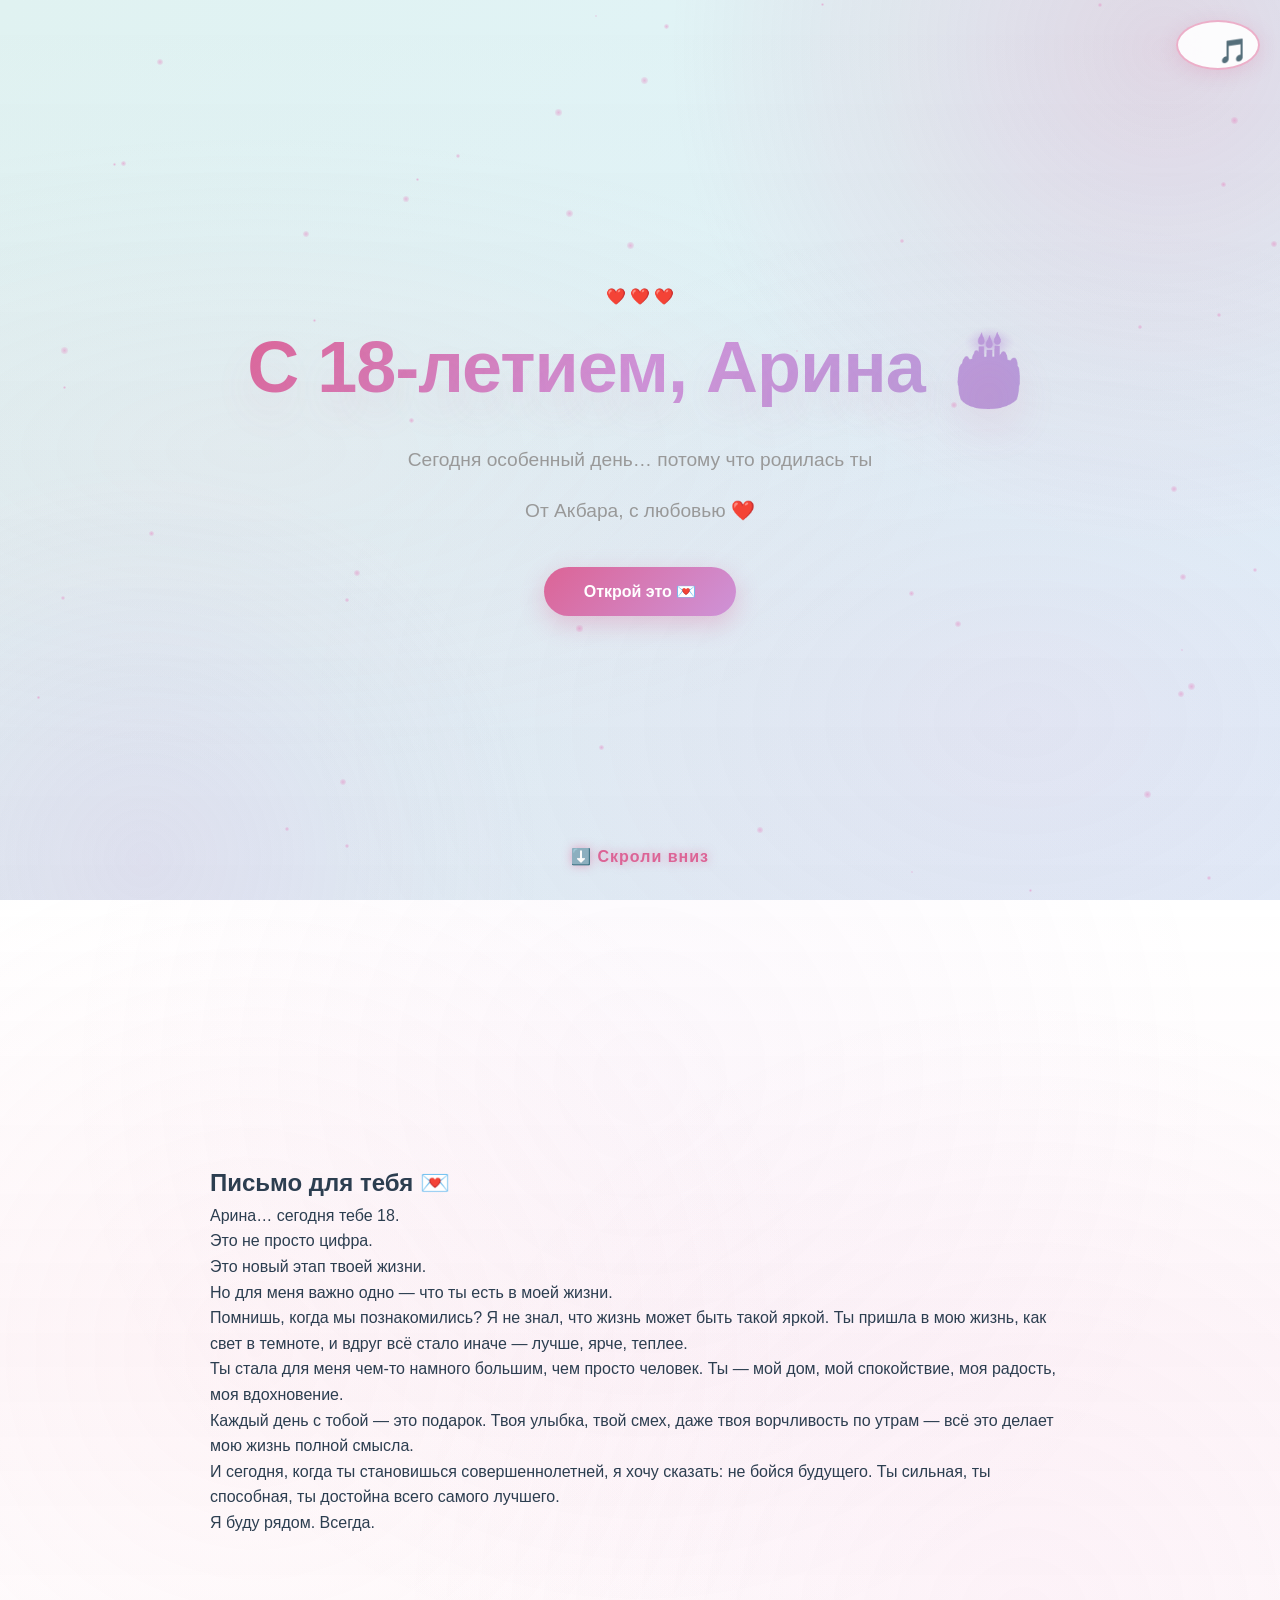
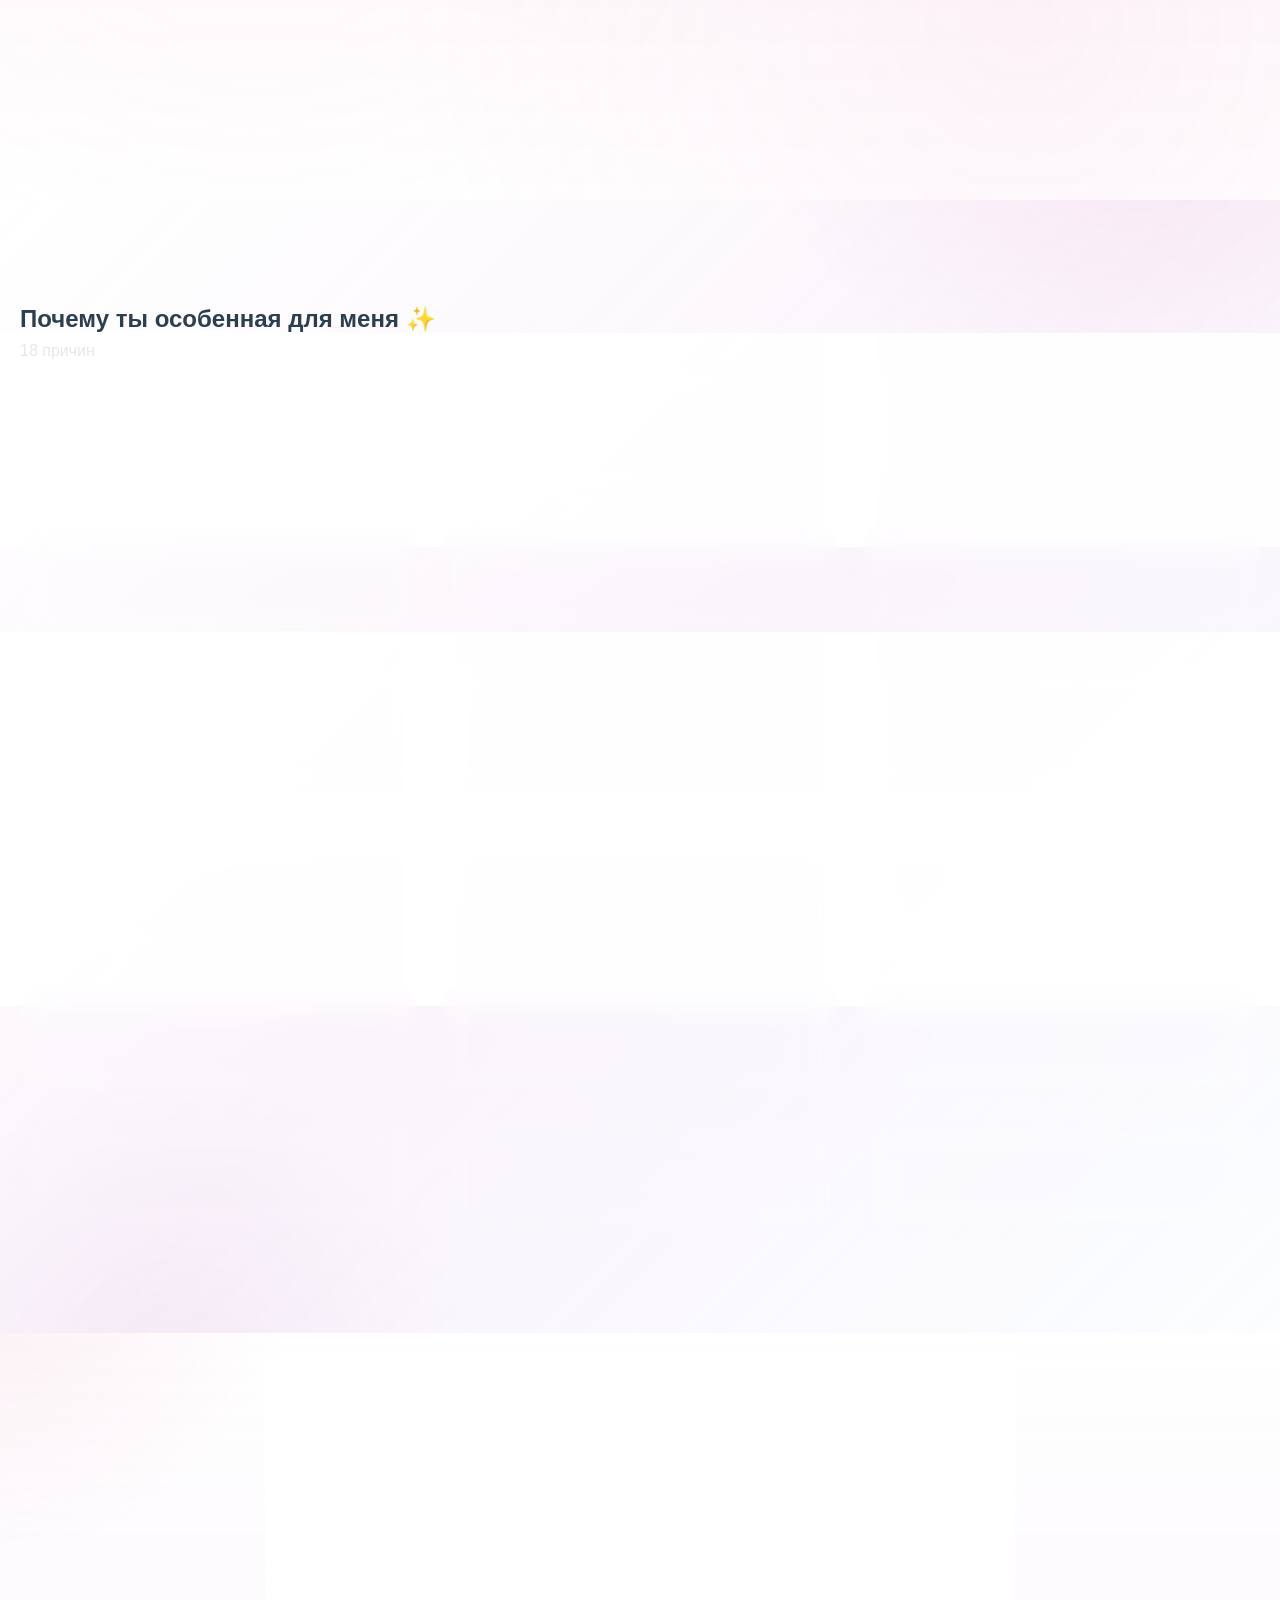
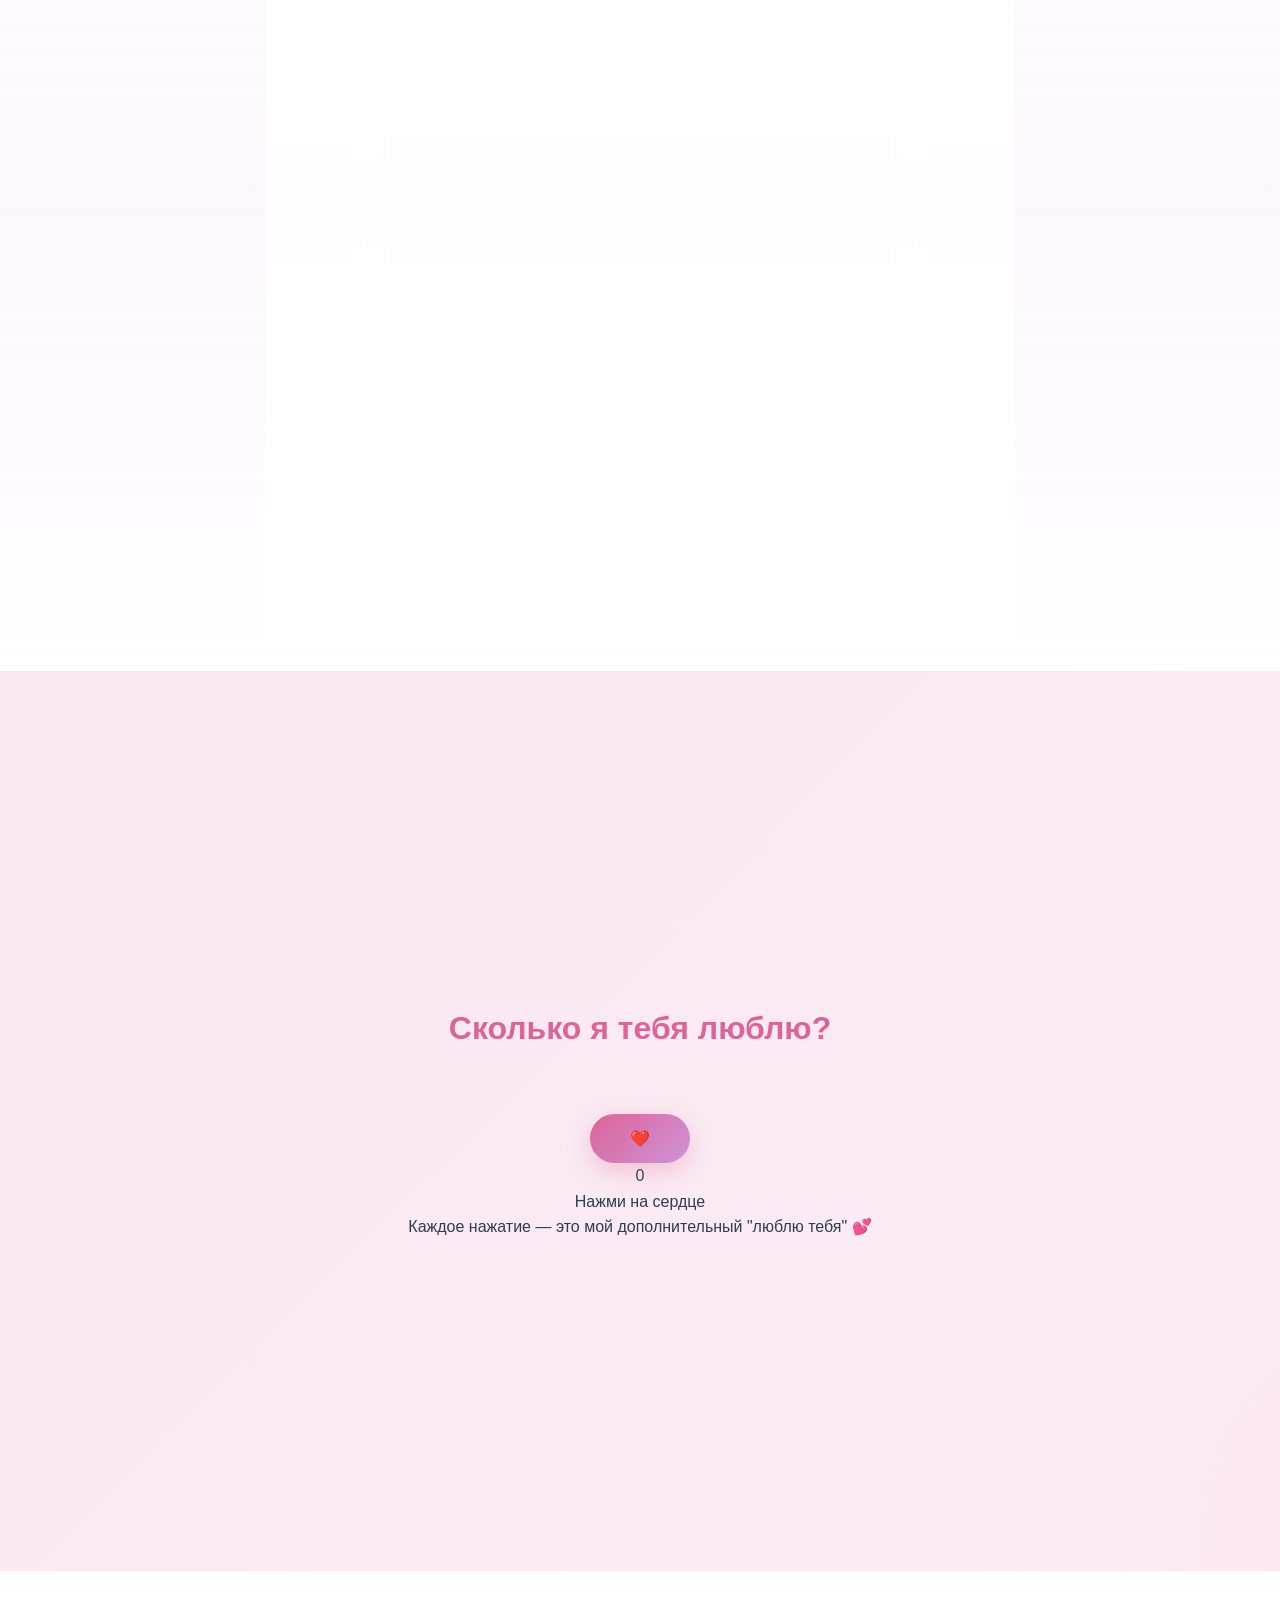
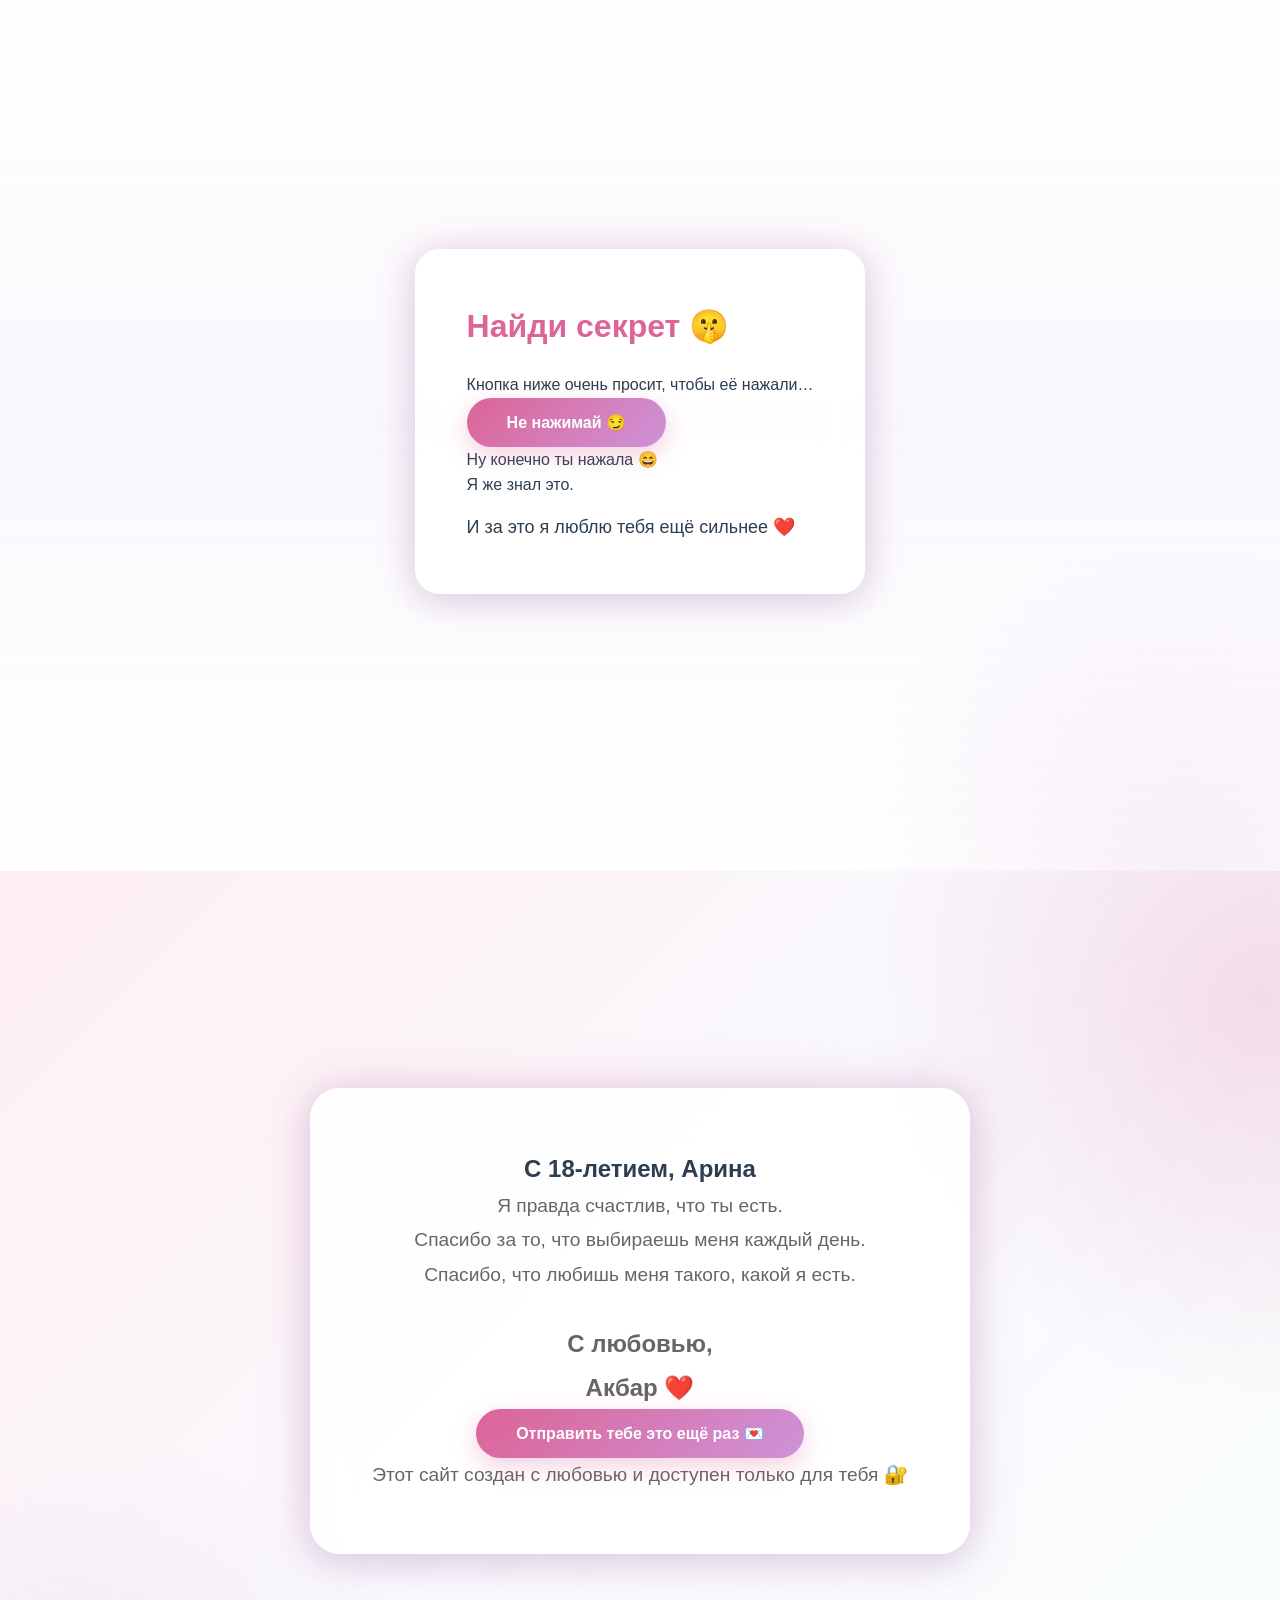
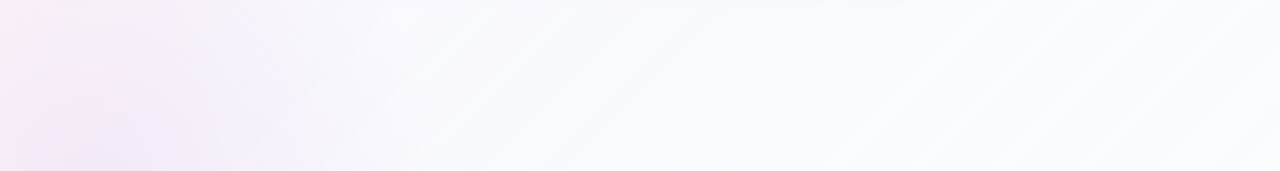
<file: index.html>
<!DOCTYPE html>
<html lang="ru">
<head>
    <meta charset="UTF-8">
    <meta name="viewport" content="width=device-width, initial-scale=1.0, viewport-fit=cover, user-scalable=yes">
    <meta name="apple-mobile-web-app-capable" content="yes">
    <meta name="apple-mobile-web-app-status-bar-style" content="black-translucent">
    <meta name="theme-color" content="#fce4ec">
    <title>С 18-летием, Арина ❤️</title>
    <link rel="apple-touch-icon" href="data:image/svg+xml,<svg xmlns='http://www.w3.org/2000/svg' viewBox='0 0 180 180'><rect fill='%23dc6496' width='180' height='180'/><text x='50%' y='50%' font-size='90' text-anchor='middle' dominant-baseline='middle'>🎂</text></svg>">
    <link rel="icon" href="data:image/svg+xml,<svg xmlns='http://www.w3.org/2000/svg' viewBox='0 0 100 100'><text x='50' y='50' font-size='90' text-anchor='middle' dominant-baseline='middle'>🎂</text></svg>">
    <link rel="stylesheet" href="./romantic-card.css">
    <style>
        html { font-size: clamp(14px, 2vw, 16px); }
        input:-webkit-autofill { -webkit-box-shadow: 0 0 0 1000px white inset !important; }
    </style>
</head>
<body>
    <!-- Particles background -->
    <div class="particles"></div>
    
    <!-- Music toggle -->
    <div class="music-toggle">
        <button id="musicBtn" title="Включить музыку" aria-label="Музыка">🎵</button>
    </div>

    <!-- Hero Section -->
    <section class="hero" id="hero">
        <div class="stars"></div>
        
        <div class="hero-content">
            <div class="floating-hearts">
                <span aria-hidden="true">❤️</span>
                <span aria-hidden="true">❤️</span>
                <span aria-hidden="true">❤️</span>
            </div>

            <h1 class="main-title">
                <span class="word">С</span>
                <span class="word">18-летием,</span>
                <span class="word">Арина</span>
                <span class="emoji" aria-hidden="true">🎂</span>
            </h1>

            <p class="subtitle">Сегодня особенный день… потому что родилась ты</p>
            
            <p class="signature-small">От Акбара, с любовью ❤️</p>

            <button class="btn btn-primary" id="openBtn">
                Открой это 💌
            </button>
        </div>

        <div class="scroll-hint" role="button" tabindex="0">
            <span aria-label="Скролл вниз">⬇️ Скроли вниз</span>
        </div>
    </section>

    <!-- Personal Message -->
    <section class="message-section" id="message">
        <div class="glassmorphic-card">
            <div class="message-content">
                <h2>Письмо для тебя 💌</h2>
                
                <div class="typed-text" id="typedText">
                    <p>Арина… сегодня тебе 18.</p>
                    <p>Это не просто цифра.</p>
                    <p>Это новый этап твоей жизни.</p>
                    <p>Но для меня важно одно — <span class="highlight">что ты есть в моей жизни.</span></p>
                </div>

                <div class="message-divider"></div>

                <div class="full-message">
                    <p>Помнишь, когда мы познакомились? Я не знал, что жизнь может быть такой яркой. Ты пришла в мою жизнь, как свет в темноте, и вдруг всё стало иначе — лучше, ярче, теплее.</p>
                    
                    <p>Ты стала для меня чем-то намного большим, чем просто человек. Ты — мой дом, мой спокойствие, моя радость, моя вдохновение.</p>
                    
                    <p>Каждый день с тобой — это подарок. Твоя улыбка, твой смех, даже твоя ворчливость по утрам — всё это делает мою жизнь полной смысла.</p>
                    
                    <p>И сегодня, когда ты становишься совершеннолетней, я хочу сказать: не бойся будущего. Ты сильная, ты способная, ты достойна всего самого лучшего.</p>
                    
                    <p>Я буду рядом. Всегда.</p>
                </div>
            </div>
        </div>
    </section>

    <!-- Why You're Special -->
    <section class="special-section" id="reasons">
        <div class="section-header">
            <h2>Почему ты особенная для меня ✨</h2>
            <p class="section-subtitle">18 причин</p>
        </div>

        <div class="reasons-grid">
            <div class="reason-card" data-delay="0">
                <span class="reason-number">1</span>
                <p>Ты умеешь делать обычные моменты волшебными</p>
            </div>
            <div class="reason-card" data-delay="1">
                <span class="reason-number">2</span>
                <p>Твоя улыбка — это мой любимый вид счастья</p>
            </div>
            <div class="reason-card" data-delay="2">
                <span class="reason-number">3</span>
                <p>С тобой спокойно, даже когда внутри хаос</p>
            </div>
            <div class="reason-card" data-delay="3">
                <span class="reason-number">4</span>
                <p>Ты настоящая, не притворяешься</p>
            </div>
            <div class="reason-card" data-delay="4">
                <span class="reason-number">5</span>
                <p>Ты вдохновляешь меня быть лучше</p>
            </div>
            <div class="reason-card" data-delay="5">
                <span class="reason-number">6</span>
                <p>Твои руки — моё самое любимое место</p>
            </div>
            <div class="reason-card" data-delay="6">
                <span class="reason-number">7</span>
                <p>Ты слышишь не то, что я говорю, а то, что я чувствую</p>
            </div>
            <div class="reason-card" data-delay="7">
                <span class="reason-number">8</span>
                <p>Твой смех — музыка для моих ушей</p>
            </div>
            <div class="reason-card" data-delay="8">
                <span class="reason-number">9</span>
                <p>Ты не боишься быть уязвимой со мной</p>
            </div>
            <div class="reason-card" data-delay="9">
                <span class="reason-number">10</span>
                <p>Ты видишь лучшее во мне, даже когда я в этом не верю</p>
            </div>
            <div class="reason-card" data-delay="10">
                <span class="reason-number">11</span>
                <p>Каждая секунда с тобой — это цена её в золоте</p>
            </div>
            <div class="reason-card" data-delay="11">
                <span class="reason-number">12</span>
                <p>Ты научила меня верить в любовь</p>
            </div>
            <div class="reason-card" data-delay="12">
                <span class="reason-number">13</span>
                <p>Твоё присутствие успокаивает мою душу</p>
            </div>
            <div class="reason-card" data-delay="13">
                <span class="reason-number">14</span>
                <p>Ты дарованный мне кусочек рая на земле</p>
            </div>
            <div class="reason-card" data-delay="14">
                <span class="reason-number">15</span>
                <p>Ты боишься, но идёшь вперёд — это смелость</p>
            </div>
            <div class="reason-card" data-delay="15">
                <span class="reason-number">16</span>
                <p>Твоя любовь делает меня человеком</p>
            </div>
            <div class="reason-card" data-delay="16">
                <span class="reason-number">17</span>
                <p>Я вижу себя в будущем рядом с тобой</p>
            </div>
            <div class="reason-card" data-delay="17">
                <span class="reason-number">18</span>
                <p>Потому что ты — это именно то, что я ждал</p>
            </div>
        </div>
    </section>

    <!-- 18 Years Section -->
    <section class="age-section" id="age">
        <div class="age-card">
            <div class="age-text">
                <h2>18 — твоя новая история</h2>
                
                <div class="age-content">
                    <p><span class="gold">18</span> — это не просто число. Это переход во взрослость, это выбор своего пути, это начало новых приключений.</p>
                    
                    <p>Но если честно, <span class="highlight">ты уже была взрослой для меня давно.</span></p>
                    
                    <p>Твоя мудрость, твоя зрелость, твоя способность дарить любовь — это не качества 18-летней девушки. Это качества человека, который знает, что такое жизнь, и выбирает её каждый день.</p>
                    
                    <p>Впереди тебя ждёт весь мир. Университет, путешествия, новые люди, новые мечты. И я хочу, чтобы ты шла туда без страха, потому что ты сильная. <span class="highlight">Ты способна на всё.</span></p>
                    
                    <p>18 лет — это не конец детства. Это начало твоего величия.</p>
                </div>
            </div>

            <div class="confetti-container" id="confetti"></div>
        </div>
    </section>

    <!-- Interactive Love Counter -->
    <section class="love-section" id="love">
        <div class="love-counter">
            <h2>Сколько я тебя люблю?</h2>
            
            <div class="heart-button-container">
                <button class="heart-button" id="heartBtn" aria-label="Нажми чтобы увеличить счётчик любви">❤️</button>
            </div>

            <div class="counter-display">
                <p class="counter-number" id="loveCounter">0</p>
                <p class="counter-text" id="counterText">Нажми на сердце</p>
            </div>

            <p class="love-message">Каждое нажатие — это мой дополнительный "люблю тебя" 💕</p>
        </div>

        <div id="floatingHearts"></div>
    </section>

    <!-- Secret Button -->
    <section class="secret-section" id="secret">
        <div class="secret-card">
            <h2>Найди секрет 🤫</h2>
            <p class="secret-hint">Кнопка ниже очень просит, чтобы её нажали…</p>
            
            <button class="btn btn-secret" id="secretBtn">
                Не нажимай 😏
            </button>

            <div id="secretMessage" class="secret-message hidden">
                <p>Ну конечно ты нажала 😄</p>
                <p>Я же знал это.</p>
                <p style="margin-top: 15px; font-size: 18px;">И за это я люблю тебя ещё сильнее ❤️</p>
            </div>
        </div>
    </section>

    <!-- Final Message -->
    <section class="final-section" id="final">
        <div class="final-card">
            <h1 class="final-title">С 18-летием, Арина</h1>
            
            <div class="final-message">
                <p>Я правда счастлив, что ты есть.</p>
                <p>Спасибо за то, что выбираешь меня каждый день.</p>
                <p>Спасибо, что любишь меня такого, какой я есть.</p>
                <p style="margin-top: 30px; font-size: 24px; font-weight: bold;">
                    С любовью, <br>
                    <span class="gold">Акбар</span> ❤️
                </p>
            </div>

            <button class="btn btn-primary btn-share" id="shareBtn">
                Отправить тебе это ещё раз 💌
            </button>

            <p class="footer-text">Этот сайт создан с любовью и доступен только для тебя 🔐</p>
        </div>
    </section>

    <!-- Audio element -->
    <audio id="bgMusic" preload="none" crossorigin="anonymous">
        <source src="[data-uri]" type="audio/wav">
    </audio>

    <script src="./romantic-card.js" defer></script>
    <noscript>
        <p style="text-align: center; padding: 40px; font-size: 18px; color: #dc6496;">
            Пожалуйста, включите JavaScript для полной работы этой открытки ❤️
        </p>
    </noscript>
</body>
</html>
</file>
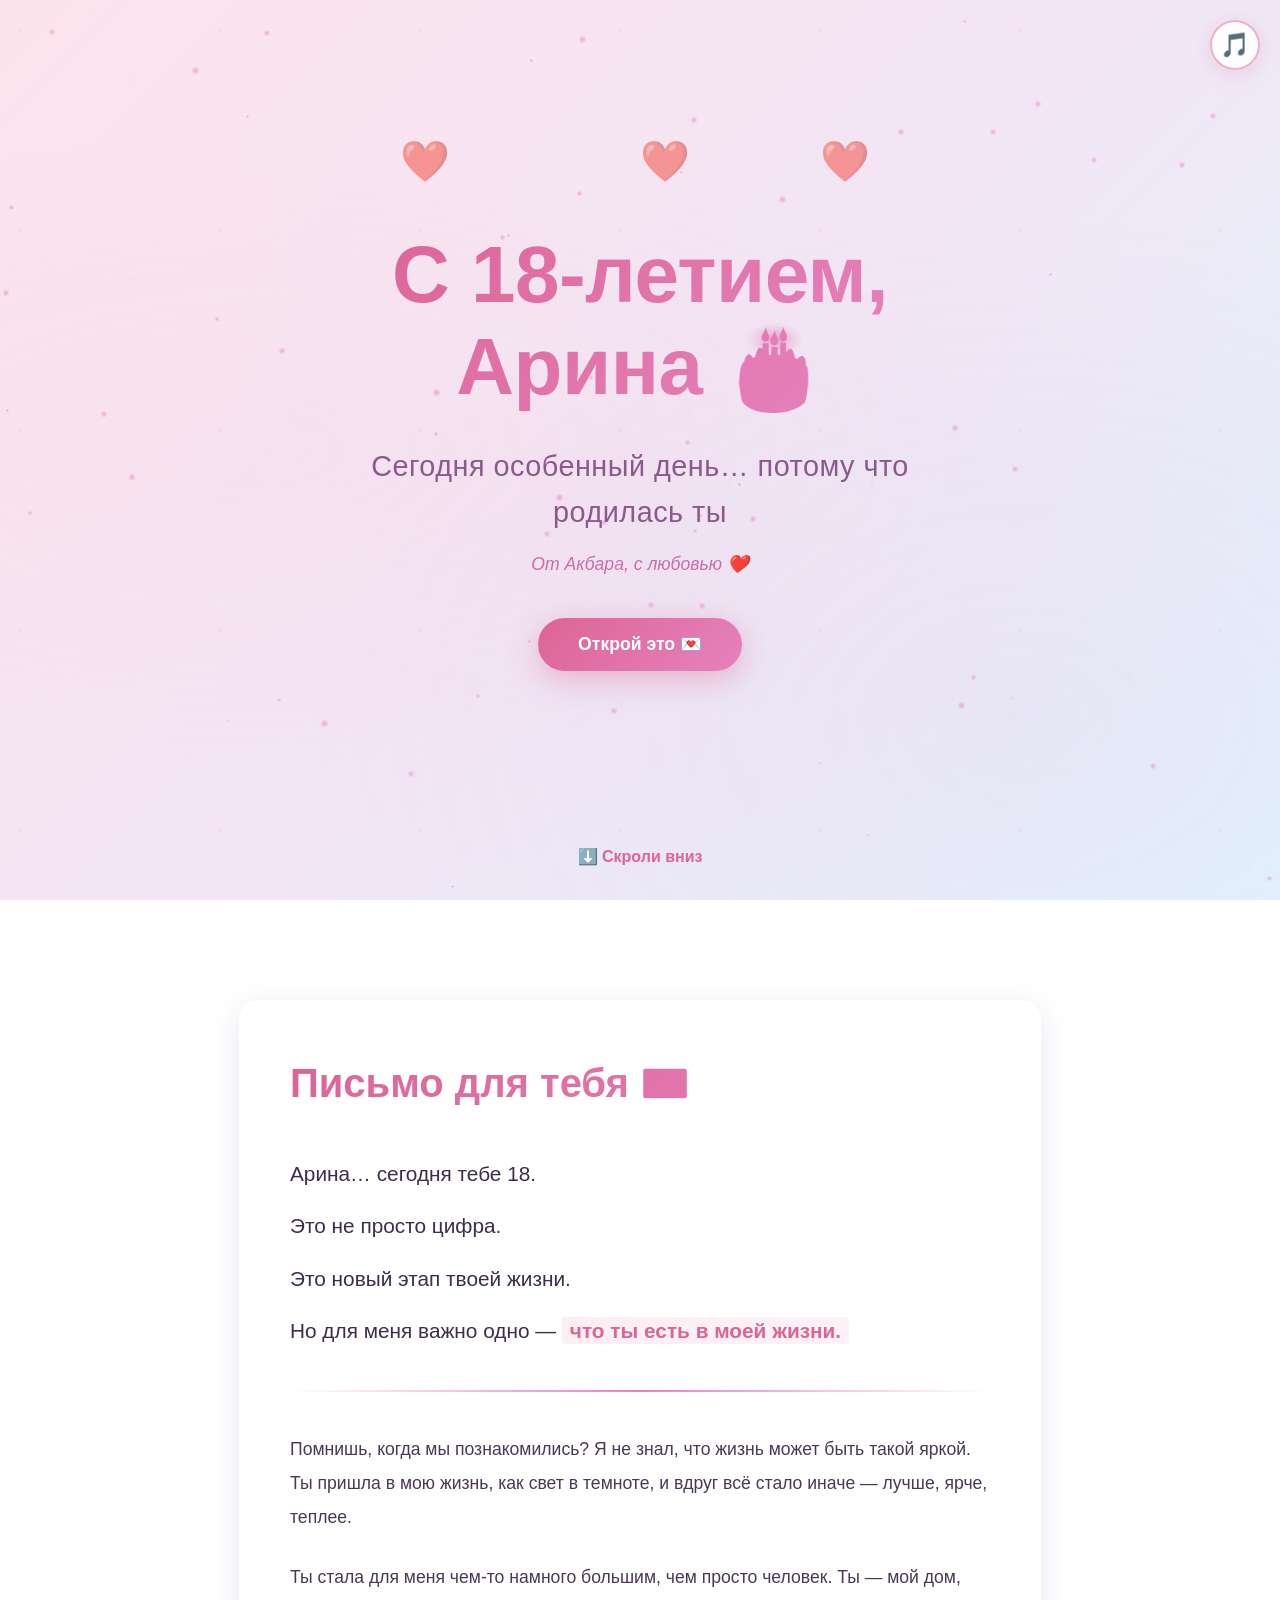
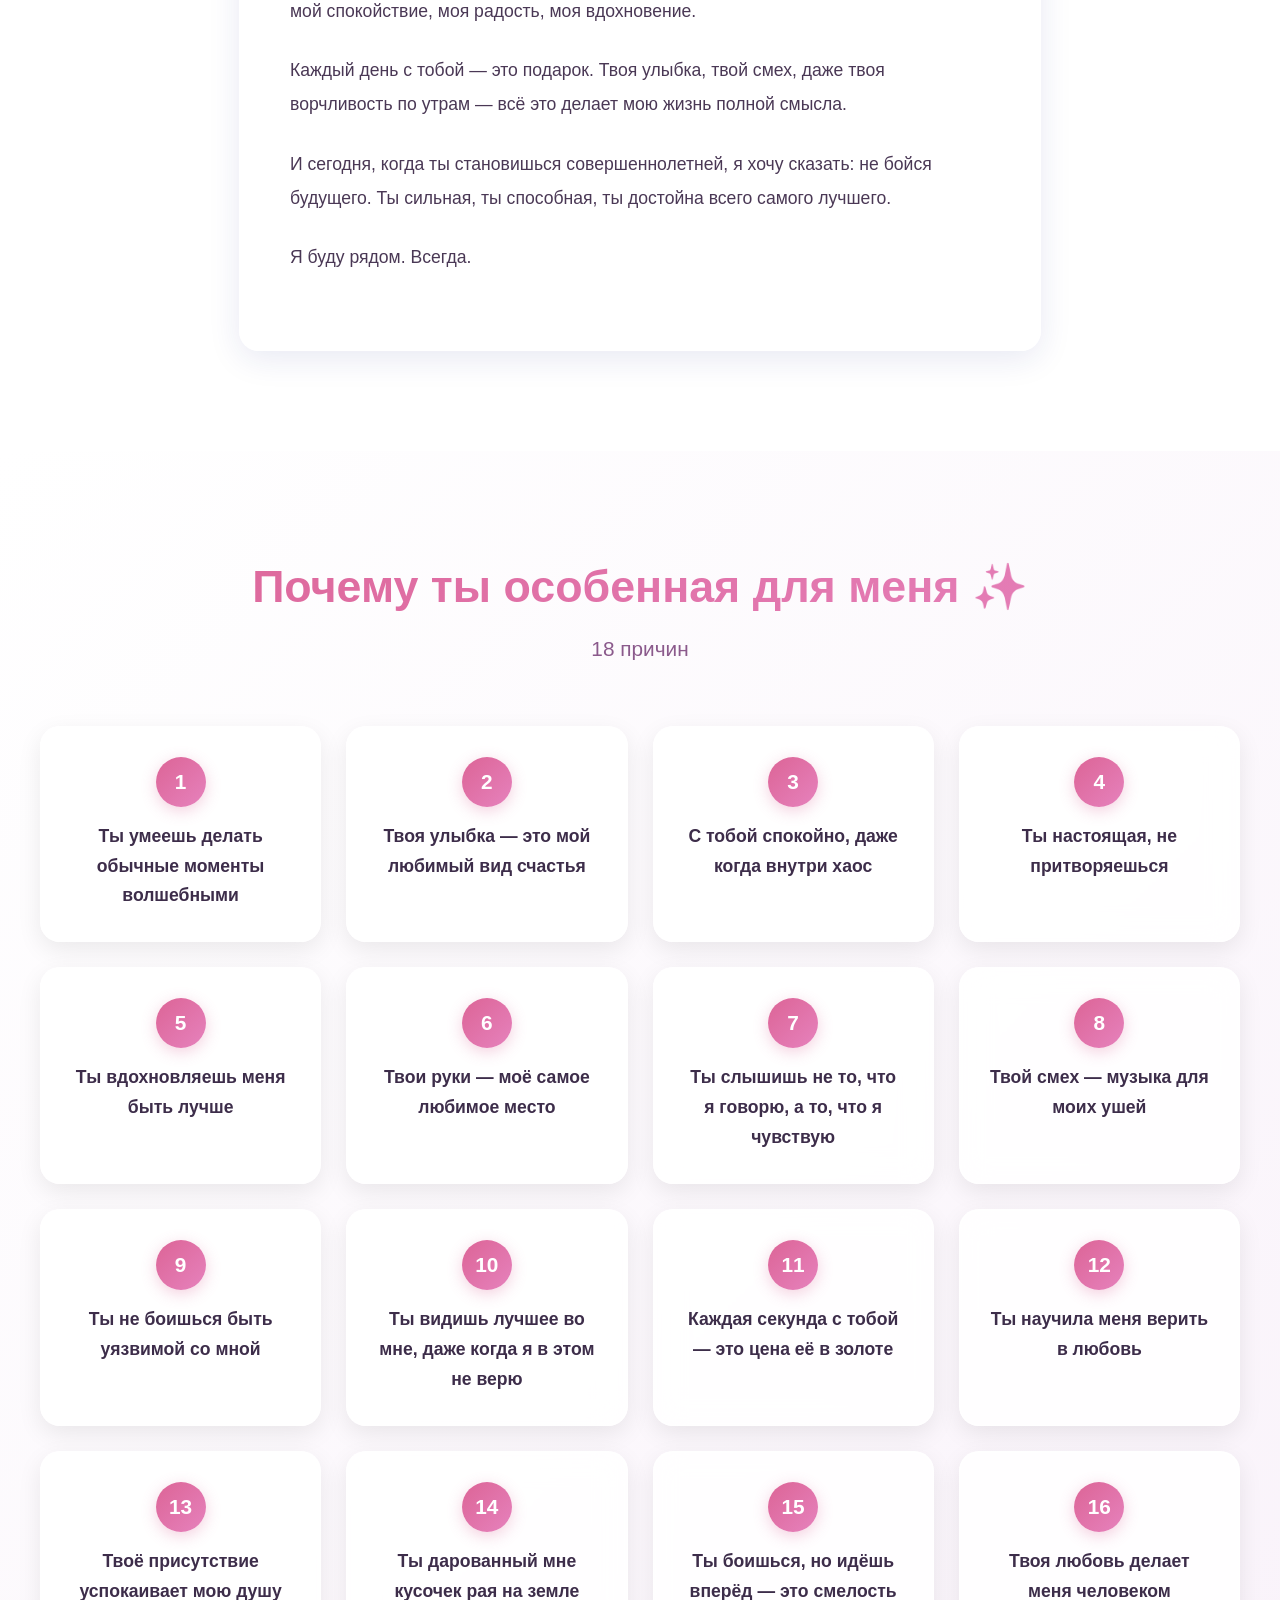
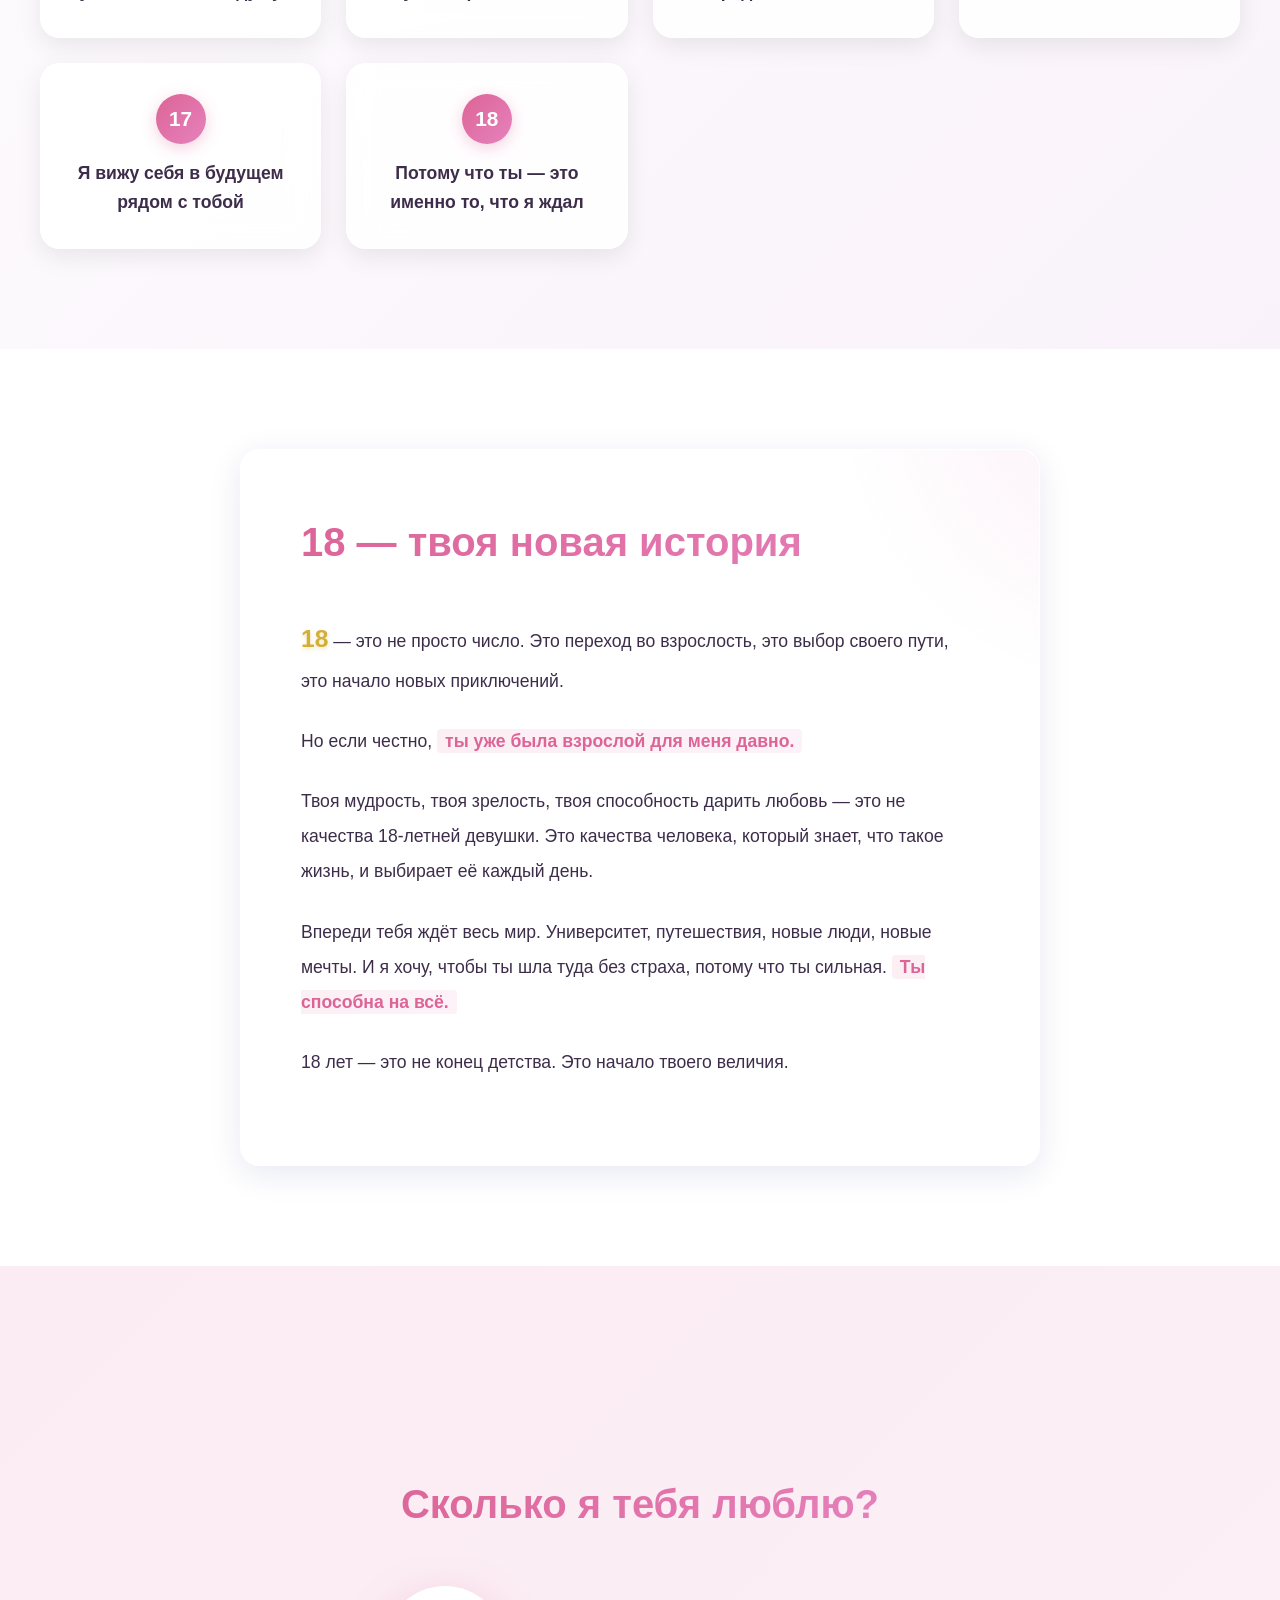
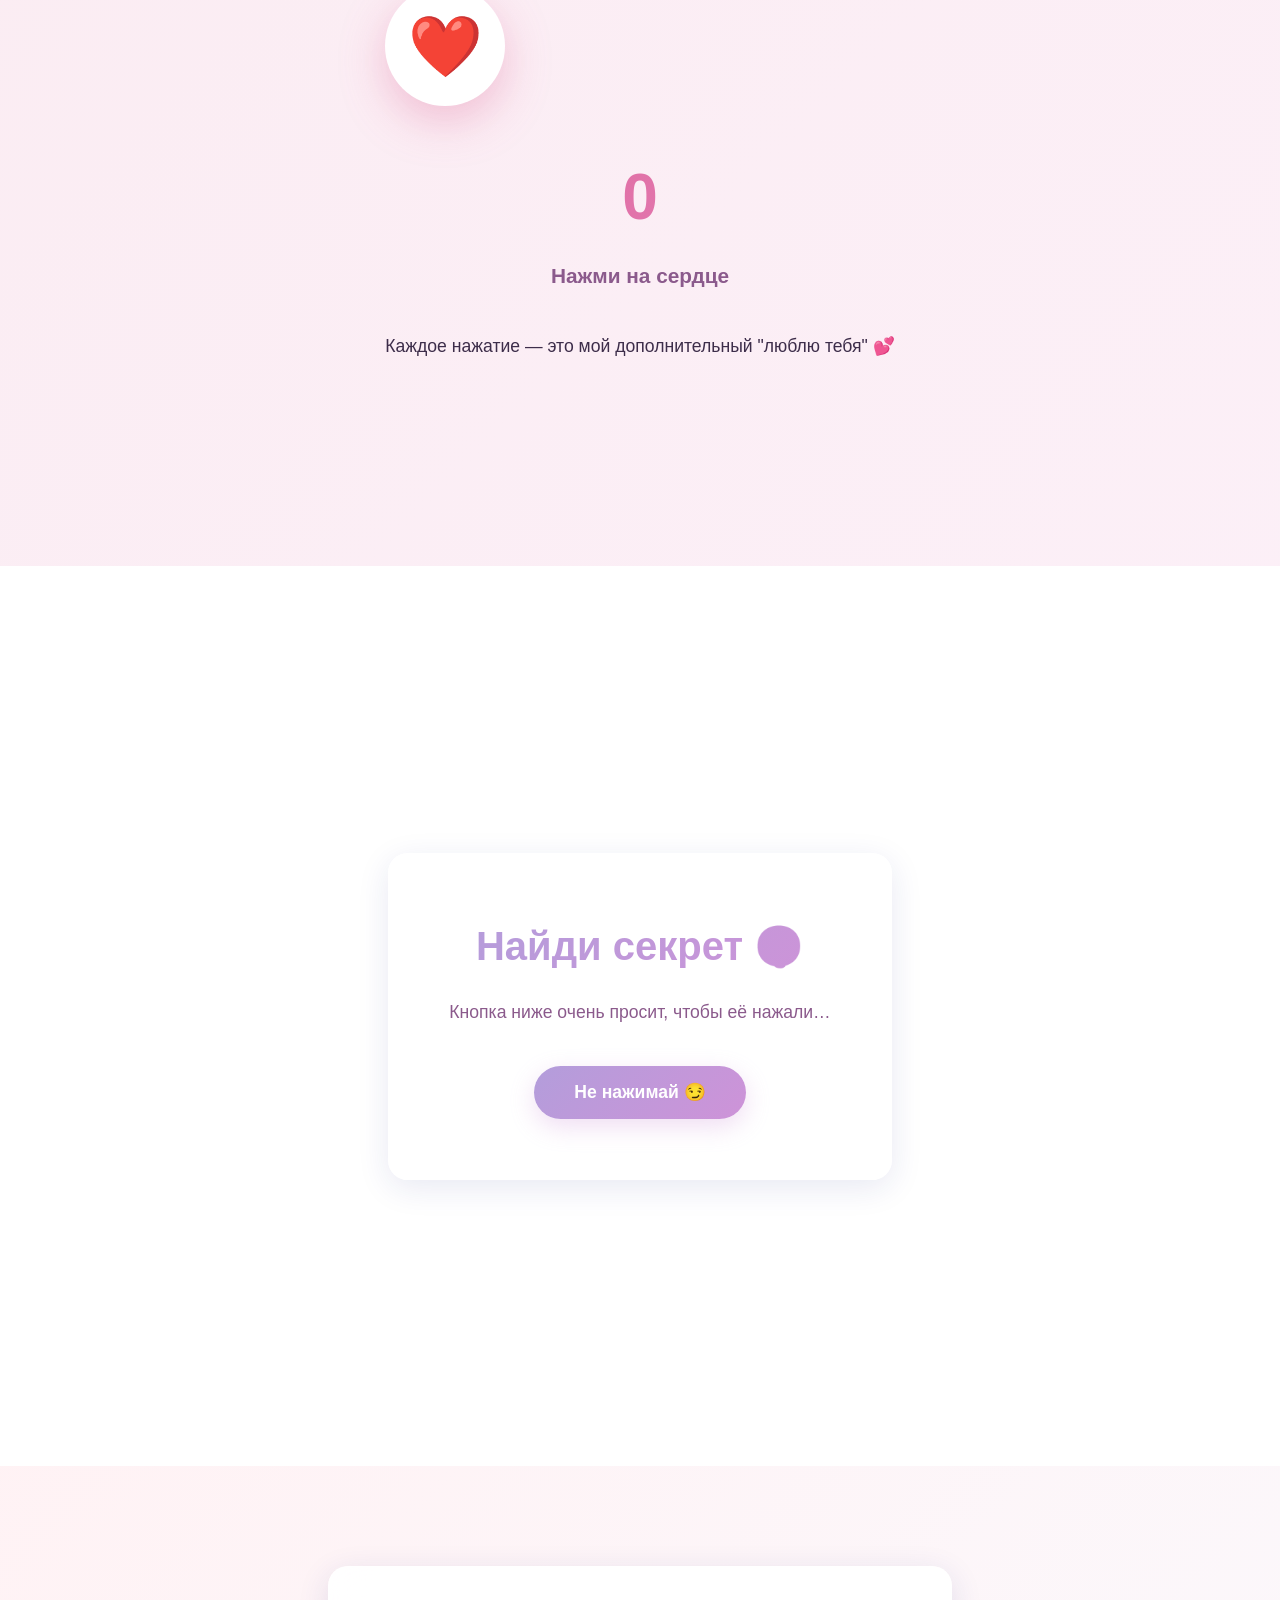
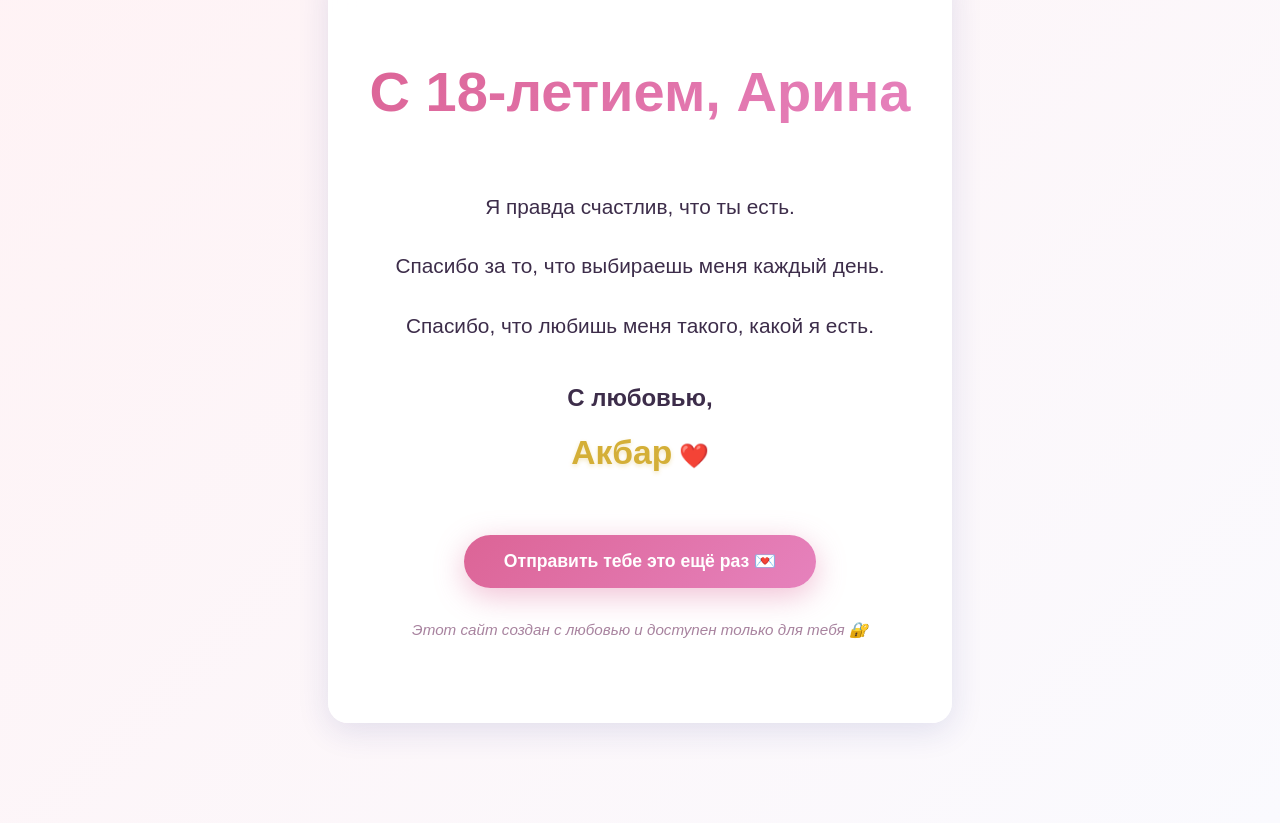
<file: index-v2.html>
<!DOCTYPE html>
<html lang="ru">
<head>
    <meta charset="UTF-8">
    <meta name="viewport" content="width=device-width, initial-scale=1.0, viewport-fit=cover, user-scalable=yes">
    <meta name="apple-mobile-web-app-capable" content="yes">
    <meta name="apple-mobile-web-app-status-bar-style" content="black-translucent">
    <meta name="theme-color" content="#fce4ec">
    <title>С 18-летием, Арина ❤️</title>
    <link rel="apple-touch-icon" href="data:image/svg+xml,<svg xmlns='http://www.w3.org/2000/svg' viewBox='0 0 180 180'><rect fill='%23dc6496' width='180' height='180'/><text x='50%' y='60%' font-size='80' fill='white' text-anchor='middle' dominant-baseline='middle'>❤️</text></svg>">
    <link rel="icon" href="data:image/svg+xml,<svg xmlns='http://www.w3.org/2000/svg' viewBox='0 0 100 100'><text x='50' y='50' font-size='80' text-anchor='middle' dominant-baseline='middle'>❤️</text></svg>">
    <link rel="stylesheet" href="./romantic-card-v2.css">
    <style>
        html { font-size: clamp(14px, 2vw, 16px); }
        input:-webkit-autofill { -webkit-box-shadow: 0 0 0 1000px white inset !important; }
    </style>
</head>
<body>
    <!-- Particles background -->
    <div class="particles"></div>
    
    <!-- Music toggle -->
    <div class="music-toggle">
        <button id="musicBtn" title="Включить музыку" aria-label="Музыка">🎵</button>
    </div>

    <!-- Hero Section -->
    <section class="hero" id="hero">
        <div class="stars"></div>
        
        <div class="hero-content">
            <div class="floating-hearts">
                <span aria-hidden="true">❤️</span>
                <span aria-hidden="true">❤️</span>
                <span aria-hidden="true">❤️</span>
            </div>

            <h1 class="main-title">
                <span class="word">С</span>
                <span class="word">18-летием,</span>
                <span class="word">Арина</span>
                <span class="emoji" aria-hidden="true">🎂</span>
            </h1>

            <p class="subtitle">Сегодня особенный день… потому что родилась ты</p>
            
            <p class="signature-small">От Акбара, с любовью ❤️</p>

            <button class="btn btn-primary" id="openBtn">
                Открой это 💌
            </button>
        </div>

        <div class="scroll-hint" role="button" tabindex="0">
            <span aria-label="Скролл вниз">⬇️ Скроли вниз</span>
        </div>
    </section>

    <!-- Personal Message -->
    <section class="message-section" id="message">
        <div class="glassmorphic-card">
            <div class="message-content">
                <h2>Письмо для тебя 💌</h2>
                
                <div class="typed-text" id="typedText">
                    <p>Арина… сегодня тебе 18.</p>
                    <p>Это не просто цифра.</p>
                    <p>Это новый этап твоей жизни.</p>
                    <p>Но для меня важно одно — <span class="highlight">что ты есть в моей жизни.</span></p>
                </div>

                <div class="message-divider"></div>

                <div class="full-message">
                    <p>Помнишь, когда мы познакомились? Я не знал, что жизнь может быть такой яркой. Ты пришла в мою жизнь, как свет в темноте, и вдруг всё стало иначе — лучше, ярче, теплее.</p>
                    
                    <p>Ты стала для меня чем-то намного большим, чем просто человек. Ты — мой дом, мой спокойствие, моя радость, моя вдохновение.</p>
                    
                    <p>Каждый день с тобой — это подарок. Твоя улыбка, твой смех, даже твоя ворчливость по утрам — всё это делает мою жизнь полной смысла.</p>
                    
                    <p>И сегодня, когда ты становишься совершеннолетней, я хочу сказать: не бойся будущего. Ты сильная, ты способная, ты достойна всего самого лучшего.</p>
                    
                    <p>Я буду рядом. Всегда.</p>
                </div>
            </div>
        </div>
    </section>

    <!-- Why You're Special -->
    <section class="special-section" id="reasons">
        <div class="section-header">
            <h2>Почему ты особенная для меня ✨</h2>
            <p class="section-subtitle">18 причин</p>
        </div>

        <div class="reasons-grid">
            <div class="reason-card" data-delay="0">
                <span class="reason-number">1</span>
                <p>Ты умеешь делать обычные моменты волшебными</p>
            </div>
            <div class="reason-card" data-delay="1">
                <span class="reason-number">2</span>
                <p>Твоя улыбка — это мой любимый вид счастья</p>
            </div>
            <div class="reason-card" data-delay="2">
                <span class="reason-number">3</span>
                <p>С тобой спокойно, даже когда внутри хаос</p>
            </div>
            <div class="reason-card" data-delay="3">
                <span class="reason-number">4</span>
                <p>Ты настоящая, не притворяешься</p>
            </div>
            <div class="reason-card" data-delay="4">
                <span class="reason-number">5</span>
                <p>Ты вдохновляешь меня быть лучше</p>
            </div>
            <div class="reason-card" data-delay="5">
                <span class="reason-number">6</span>
                <p>Твои руки — моё самое любимое место</p>
            </div>
            <div class="reason-card" data-delay="6">
                <span class="reason-number">7</span>
                <p>Ты слышишь не то, что я говорю, а то, что я чувствую</p>
            </div>
            <div class="reason-card" data-delay="7">
                <span class="reason-number">8</span>
                <p>Твой смех — музыка для моих ушей</p>
            </div>
            <div class="reason-card" data-delay="8">
                <span class="reason-number">9</span>
                <p>Ты не боишься быть уязвимой со мной</p>
            </div>
            <div class="reason-card" data-delay="9">
                <span class="reason-number">10</span>
                <p>Ты видишь лучшее во мне, даже когда я в этом не верю</p>
            </div>
            <div class="reason-card" data-delay="10">
                <span class="reason-number">11</span>
                <p>Каждая секунда с тобой — это цена её в золоте</p>
            </div>
            <div class="reason-card" data-delay="11">
                <span class="reason-number">12</span>
                <p>Ты научила меня верить в любовь</p>
            </div>
            <div class="reason-card" data-delay="12">
                <span class="reason-number">13</span>
                <p>Твоё присутствие успокаивает мою душу</p>
            </div>
            <div class="reason-card" data-delay="13">
                <span class="reason-number">14</span>
                <p>Ты дарованный мне кусочек рая на земле</p>
            </div>
            <div class="reason-card" data-delay="14">
                <span class="reason-number">15</span>
                <p>Ты боишься, но идёшь вперёд — это смелость</p>
            </div>
            <div class="reason-card" data-delay="15">
                <span class="reason-number">16</span>
                <p>Твоя любовь делает меня человеком</p>
            </div>
            <div class="reason-card" data-delay="16">
                <span class="reason-number">17</span>
                <p>Я вижу себя в будущем рядом с тобой</p>
            </div>
            <div class="reason-card" data-delay="17">
                <span class="reason-number">18</span>
                <p>Потому что ты — это именно то, что я ждал</p>
            </div>
        </div>
    </section>

    <!-- 18 Years Section -->
    <section class="age-section" id="age">
        <div class="age-card">
            <div class="age-text">
                <h2>18 — твоя новая история</h2>
                
                <div class="age-content">
                    <p><span class="gold">18</span> — это не просто число. Это переход во взрослость, это выбор своего пути, это начало новых приключений.</p>
                    
                    <p>Но если честно, <span class="highlight">ты уже была взрослой для меня давно.</span></p>
                    
                    <p>Твоя мудрость, твоя зрелость, твоя способность дарить любовь — это не качества 18-летней девушки. Это качества человека, который знает, что такое жизнь, и выбирает её каждый день.</p>
                    
                    <p>Впереди тебя ждёт весь мир. Университет, путешествия, новые люди, новые мечты. И я хочу, чтобы ты шла туда без страха, потому что ты сильная. <span class="highlight">Ты способна на всё.</span></p>
                    
                    <p>18 лет — это не конец детства. Это начало твоего величия.</p>
                </div>
            </div>

            <div class="confetti-container" id="confetti"></div>
        </div>
    </section>

    <!-- Interactive Love Counter -->
    <section class="love-section" id="love">
        <div class="love-counter">
            <h2>Сколько я тебя люблю?</h2>
            
            <div class="heart-button-container">
                <button class="heart-button" id="heartBtn" aria-label="Нажми чтобы увеличить счётчик любви">❤️</button>
            </div>

            <div class="counter-display">
                <p class="counter-number" id="loveCounter">0</p>
                <p class="counter-text" id="counterText">Нажми на сердце</p>
            </div>

            <p class="love-message">Каждое нажатие — это мой дополнительный "люблю тебя" 💕</p>
        </div>

        <div id="floatingHearts"></div>
    </section>

    <!-- Secret Button -->
    <section class="secret-section" id="secret">
        <div class="secret-card">
            <h2>Найди секрет 🤫</h2>
            <p class="secret-hint">Кнопка ниже очень просит, чтобы её нажали…</p>
            
            <button class="btn btn-secret" id="secretBtn">
                Не нажимай 😏
            </button>

            <div id="secretMessage" class="secret-message hidden">
                <p>Ну конечно ты нажала 😄</p>
                <p>Я же знал это.</p>
                <p style="margin-top: 15px; font-size: 18px;">И за это я люблю тебя ещё сильнее ❤️</p>
            </div>
        </div>
    </section>

    <!-- Final Message -->
    <section class="final-section" id="final">
        <div class="final-card">
            <h1 class="final-title">С 18-летием, Арина</h1>
            
            <div class="final-message">
                <p>Я правда счастлив, что ты есть.</p>
                <p>Спасибо за то, что выбираешь меня каждый день.</p>
                <p>Спасибо, что любишь меня такого, какой я есть.</p>
                <p style="margin-top: 30px; font-size: 24px; font-weight: bold;">
                    С любовью, <br>
                    <span class="gold">Акбар</span> ❤️
                </p>
            </div>

            <button class="btn btn-primary btn-share" id="shareBtn">
                Отправить тебе это ещё раз 💌
            </button>

            <p class="footer-text">Этот сайт создан с любовью и доступен только для тебя 🔐</p>
        </div>
    </section>

    <!-- Audio element -->
    <audio id="bgMusic" preload="none" crossorigin="anonymous">
        <source src="[data-uri]" type="audio/wav">
    </audio>

    <script src="./romantic-card-v2.js" defer></script>
    <noscript>
        <p style="text-align: center; padding: 40px; font-size: 18px; color: #dc6496;">
            Пожалуйста, включите JavaScript для полной работы этой открытки ❤️
        </p>
    </noscript>
</body>
</html>
</file>
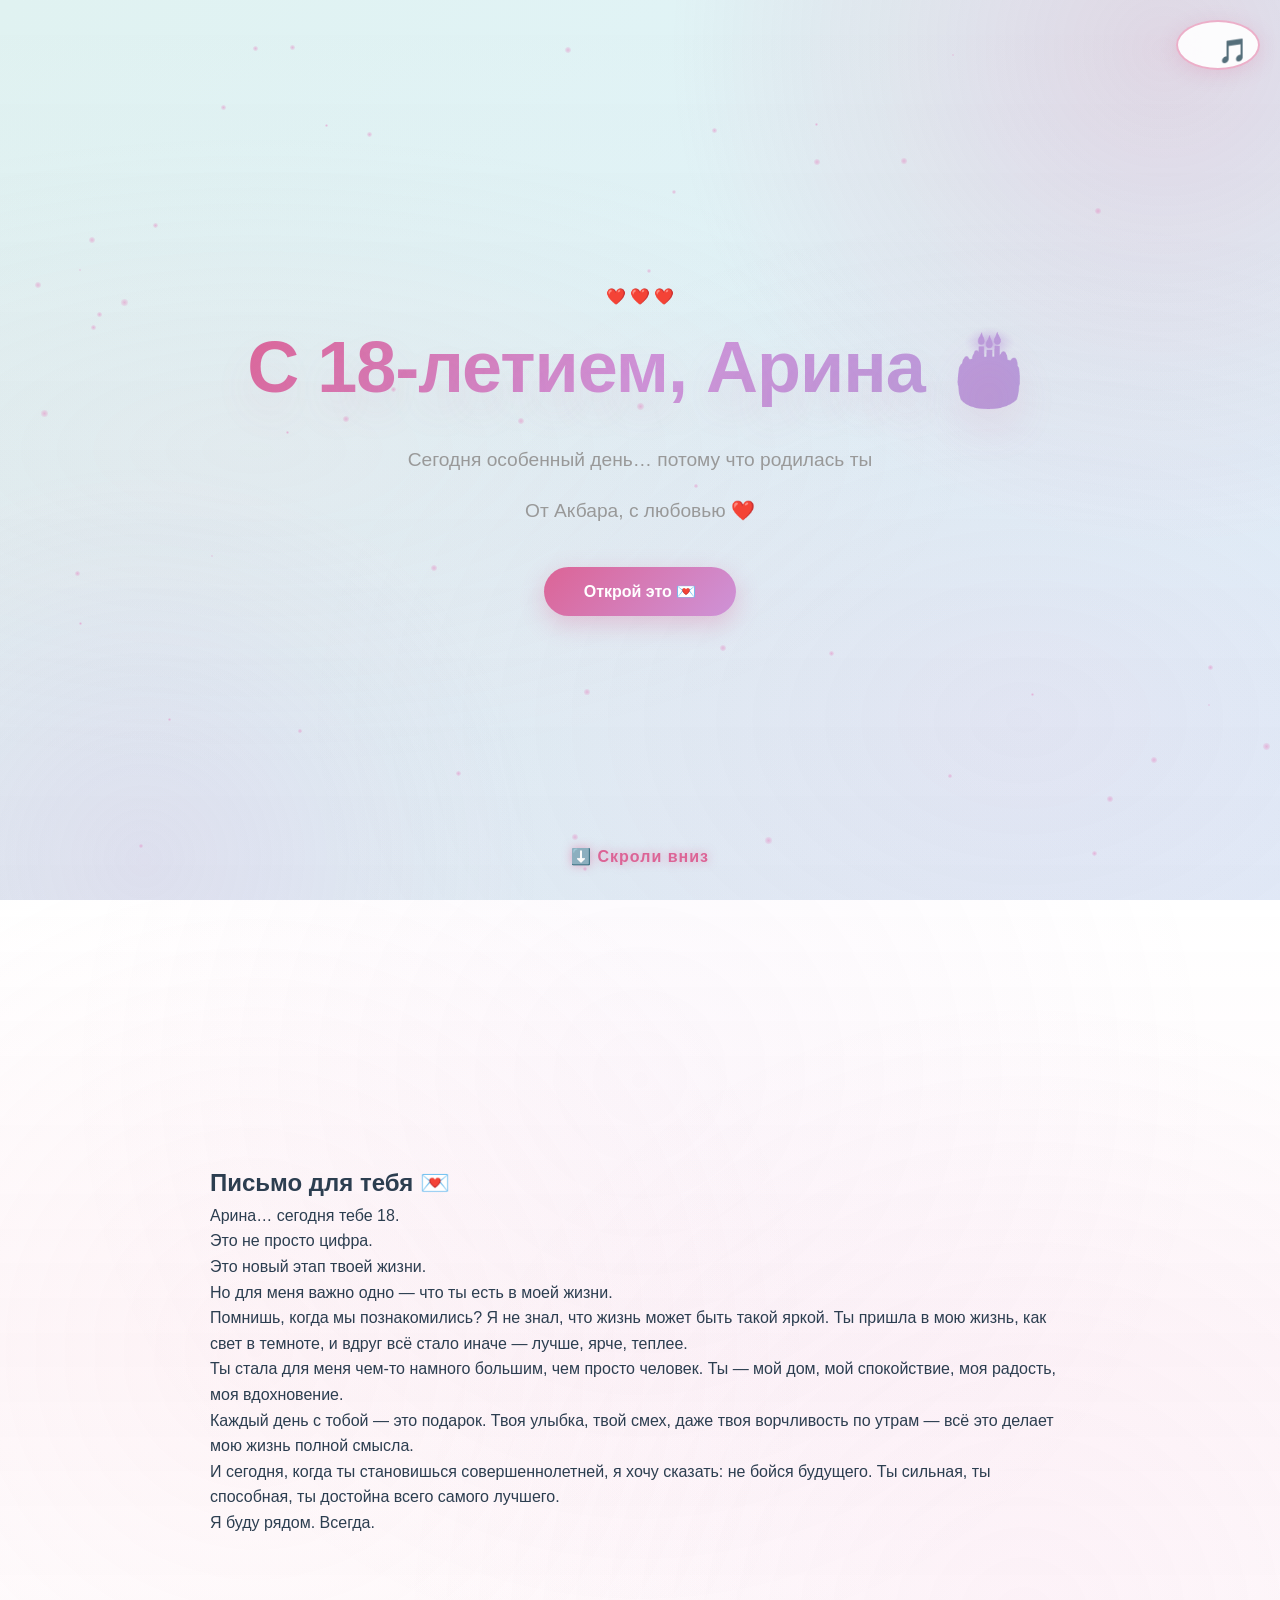
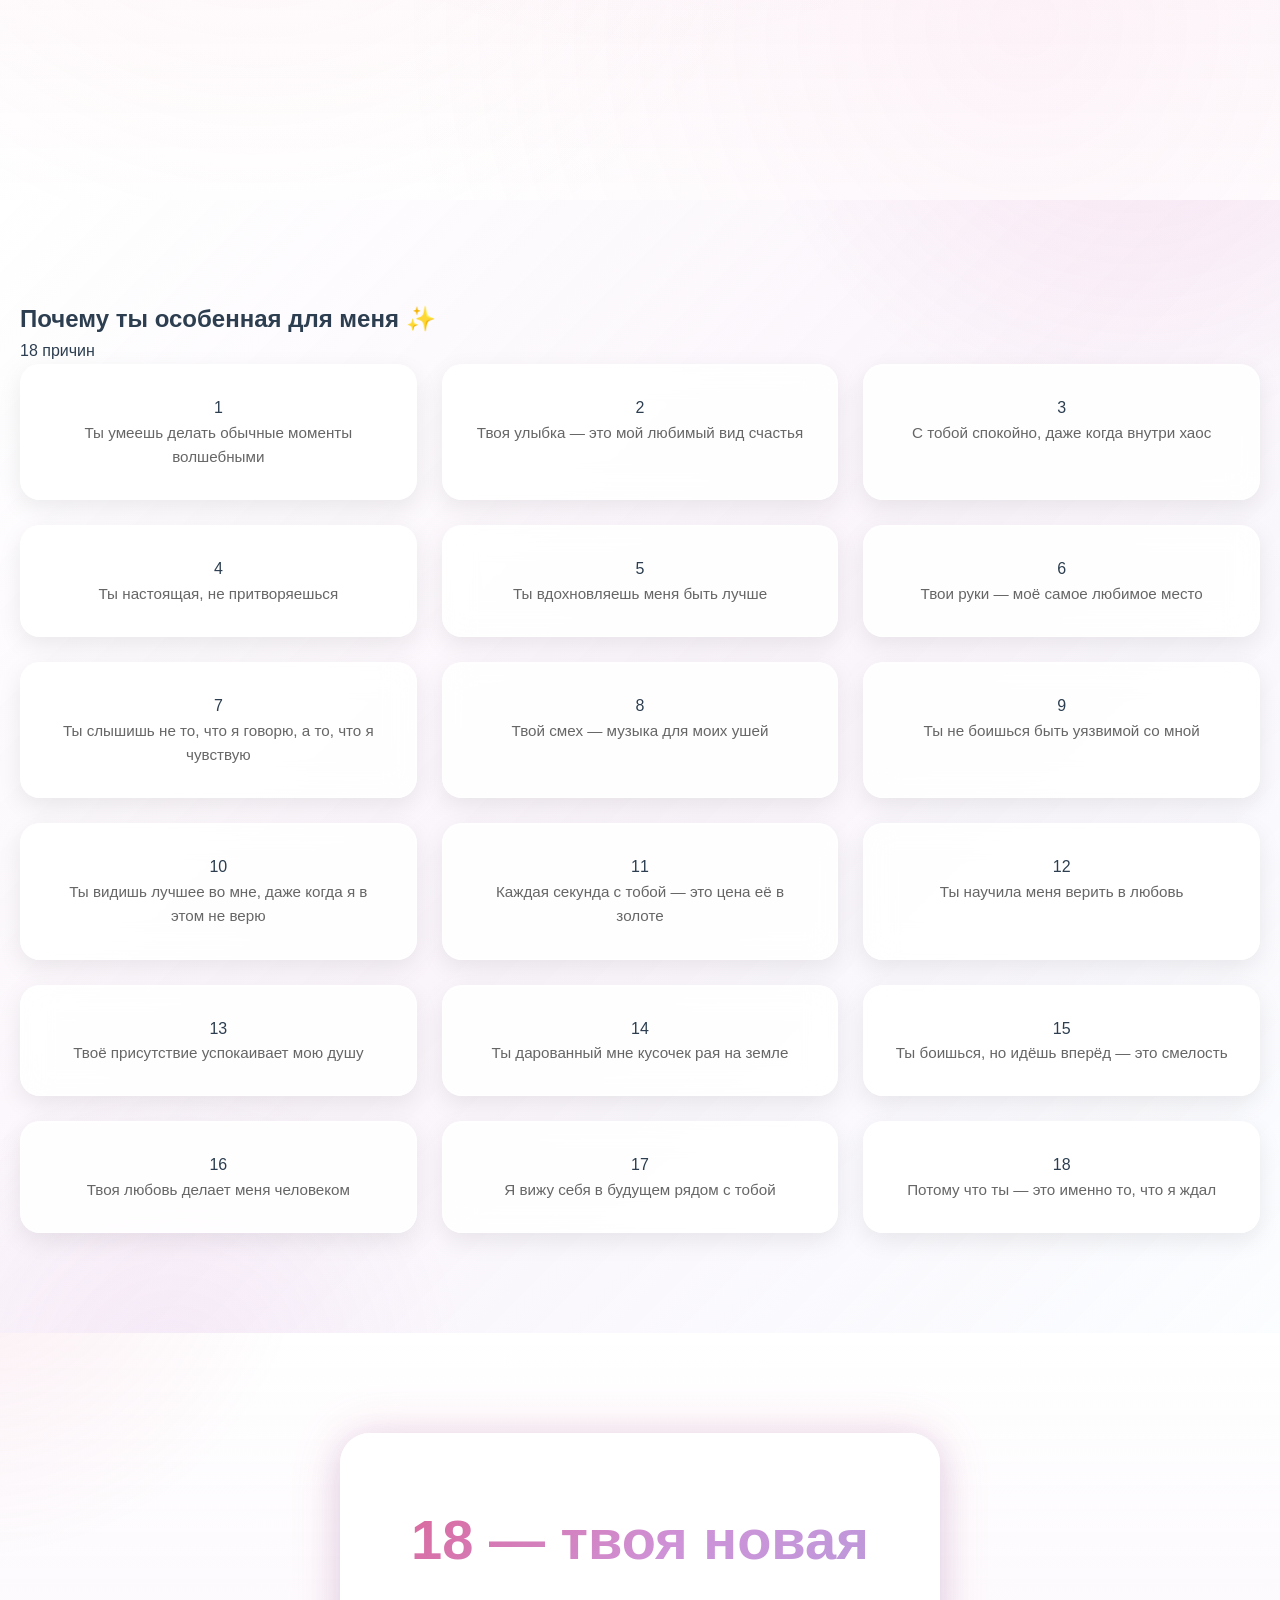
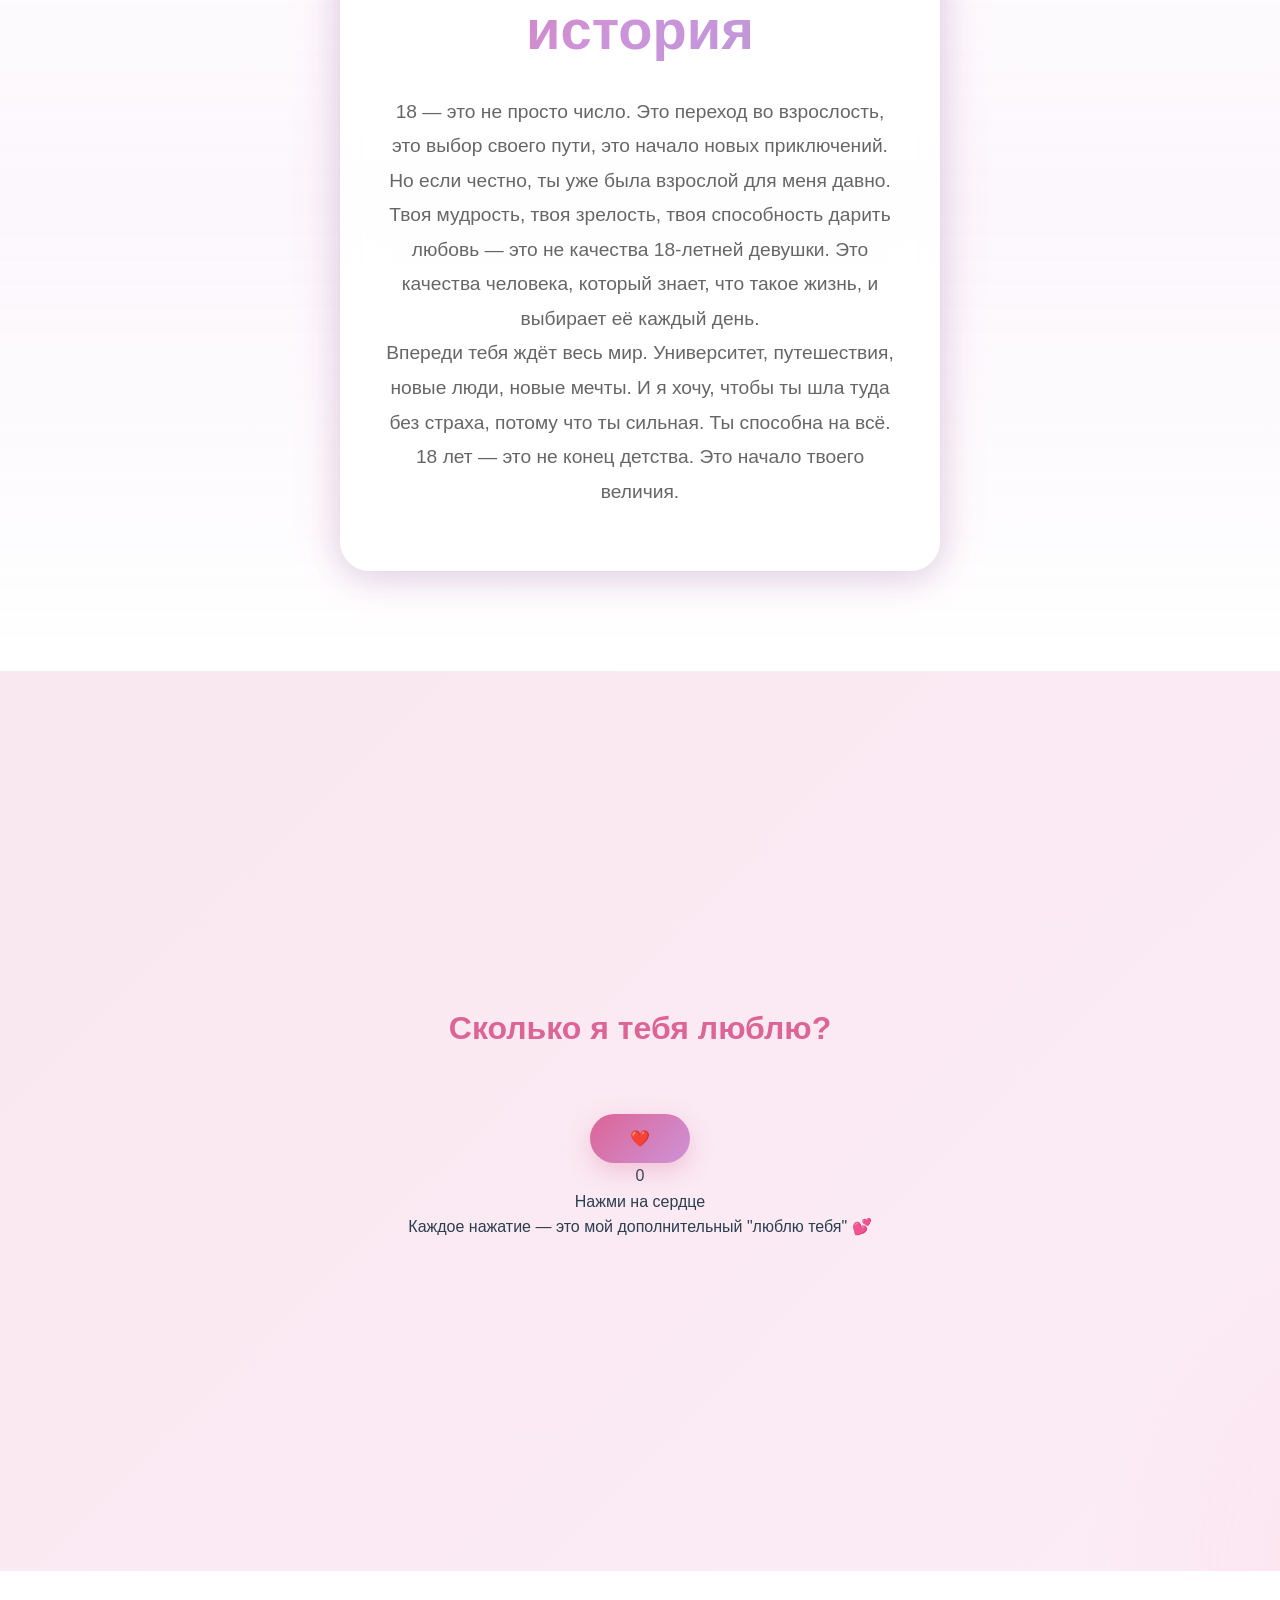
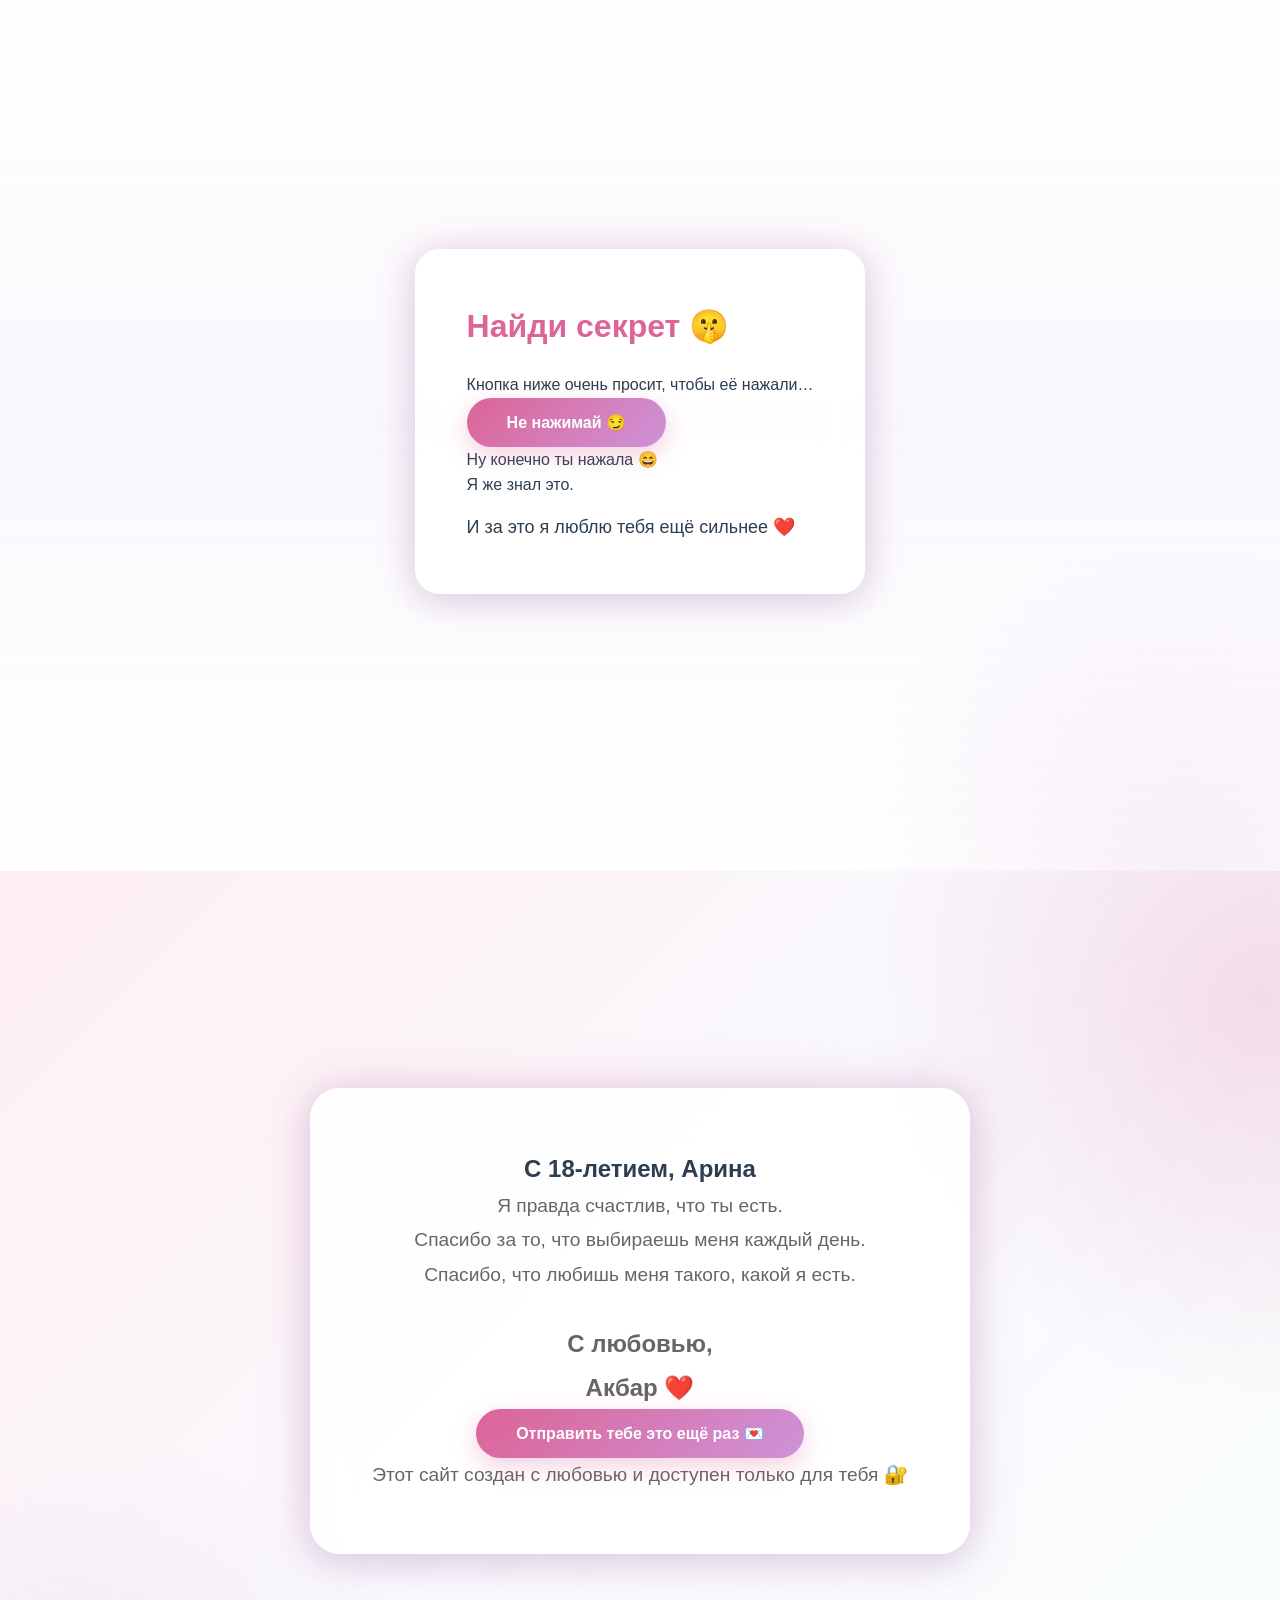
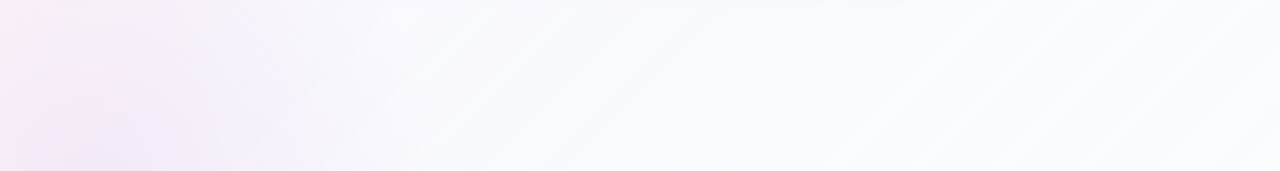
<file: romantic-card.html>
<!DOCTYPE html>
<html lang="ru">
<head>
    <meta charset="UTF-8">
    <meta name="viewport" content="width=device-width, initial-scale=1.0">
    <title>С 18-летием, Арина ❤️</title>
    <link rel="stylesheet" href="romantic-card.css">
</head>
<body>
    <!-- Particles background -->
    <div class="particles"></div>
    
    <!-- Music toggle -->
    <div class="music-toggle">
        <button id="musicBtn" title="Включить музыку">🎵</button>
    </div>

    <!-- Hero Section -->
    <section class="hero">
        <div class="stars"></div>
        
        <div class="hero-content">
            <div class="floating-hearts">
                <span>❤️</span>
                <span>❤️</span>
                <span>❤️</span>
            </div>

            <h1 class="main-title">
                <span class="word">С</span>
                <span class="word">18-летием,</span>
                <span class="word">Арина</span>
                <span class="emoji">🎂</span>
            </h1>

            <p class="subtitle">Сегодня особенный день… потому что родилась ты</p>
            
            <p class="signature-small">От Акбара, с любовью ❤️</p>

            <button class="btn btn-primary" id="openBtn">
                Открой это 💌
            </button>
        </div>

        <div class="scroll-hint">
            <span>⬇️ Скроли вниз</span>
        </div>
    </section>

    <!-- Personal Message -->
    <section class="message-section">
        <div class="glassmorphic-card">
            <div class="message-content">
                <h2>Письмо для тебя 💌</h2>
                
                <div class="typed-text" id="typedText">
                    <p>Арина… сегодня тебе 18.</p>
                    <p>Это не просто цифра.</p>
                    <p>Это новый этап твоей жизни.</p>
                    <p>Но для меня важно одно — <span class="highlight">что ты есть в моей жизни.</span></p>
                </div>

                <div class="message-divider"></div>

                <div class="full-message">
                    <p>Помнишь, когда мы познакомились? Я не знал, что жизнь может быть такой яркой. Ты пришла в мою жизнь, как свет в темноте, и вдруг всё стало иначе — лучше, ярче, теплее.</p>
                    
                    <p>Ты стала для меня чем-то намного большим, чем просто человек. Ты — мой дом, мой спокойствие, моя радость, моя вдохновение.</p>
                    
                    <p>Каждый день с тобой — это подарок. Твоя улыбка, твой смех, даже твоя ворчливость по утрам — всё это делает мою жизнь полной смысла.</p>
                    
                    <p>И сегодня, когда ты становишься совершеннолетней, я хочу сказать: не бойся будущего. Ты сильная, ты способная, ты достойна всего самого лучшего.</p>
                    
                    <p>Я буду рядом. Всегда.</p>
                </div>
            </div>
        </div>
    </section>

    <!-- Why You're Special -->
    <section class="special-section">
        <div class="section-header">
            <h2>Почему ты особенная для меня ✨</h2>
            <p class="section-subtitle">18 причин</p>
        </div>

        <div class="reasons-grid">
            <div class="reason-card" data-delay="0">
                <span class="reason-number">1</span>
                <p>Ты умеешь делать обычные моменты волшебными</p>
            </div>
            <div class="reason-card" data-delay="1">
                <span class="reason-number">2</span>
                <p>Твоя улыбка — это мой любимый вид счастья</p>
            </div>
            <div class="reason-card" data-delay="2">
                <span class="reason-number">3</span>
                <p>С тобой спокойно, даже когда внутри хаос</p>
            </div>
            <div class="reason-card" data-delay="3">
                <span class="reason-number">4</span>
                <p>Ты настоящая, не притворяешься</p>
            </div>
            <div class="reason-card" data-delay="4">
                <span class="reason-number">5</span>
                <p>Ты вдохновляешь меня быть лучше</p>
            </div>
            <div class="reason-card" data-delay="5">
                <span class="reason-number">6</span>
                <p>Твои руки — моё самое любимое место</p>
            </div>
            <div class="reason-card" data-delay="6">
                <span class="reason-number">7</span>
                <p>Ты слышишь не то, что я говорю, а то, что я чувствую</p>
            </div>
            <div class="reason-card" data-delay="7">
                <span class="reason-number">8</span>
                <p>Твой смех — музыка для моих ушей</p>
            </div>
            <div class="reason-card" data-delay="8">
                <span class="reason-number">9</span>
                <p>Ты не боишься быть уязвимой со мной</p>
            </div>
            <div class="reason-card" data-delay="9">
                <span class="reason-number">10</span>
                <p>Ты видишь лучшее во мне, даже когда я в этом не верю</p>
            </div>
            <div class="reason-card" data-delay="10">
                <span class="reason-number">11</span>
                <p>Каждая секунда с тобой — это цена её в золоте</p>
            </div>
            <div class="reason-card" data-delay="11">
                <span class="reason-number">12</span>
                <p>Ты научила меня верить в любовь</p>
            </div>
            <div class="reason-card" data-delay="12">
                <span class="reason-number">13</span>
                <p>Твоё присутствие успокаивает мою душу</p>
            </div>
            <div class="reason-card" data-delay="13">
                <span class="reason-number">14</span>
                <p>Ты дарованный мне кусочек рая на земле</p>
            </div>
            <div class="reason-card" data-delay="14">
                <span class="reason-number">15</span>
                <p>Ты боишься, но идёшь вперёд — это смелость</p>
            </div>
            <div class="reason-card" data-delay="15">
                <span class="reason-number">16</span>
                <p>Твоя любовь делает меня человеком</p>
            </div>
            <div class="reason-card" data-delay="16">
                <span class="reason-number">17</span>
                <p>Я вижу себя в будущем рядом с тобой</p>
            </div>
            <div class="reason-card" data-delay="17">
                <span class="reason-number">18</span>
                <p>Потому что ты — это именно то, что я ждал</p>
            </div>
        </div>
    </section>

    <!-- 18 Years Section -->
    <section class="age-section">
        <div class="age-card">
            <div class="age-text">
                <h2>18 — твоя новая история</h2>
                
                <div class="age-content">
                    <p><span class="gold">18</span> — это не просто число. Это переход во взрослость, это выбор своего пути, это начало новых приключений.</p>
                    
                    <p>Но если честно, <span class="highlight">ты уже была взрослой для меня давно.</span></p>
                    
                    <p>Твоя мудрость, твоя зрелость, твоя способность дарить любовь — это не качества 18-летней девушки. Это качества человека, который знает, что такое жизнь, и выбирает её каждый день.</p>
                    
                    <p>Впереди тебя ждёт весь мир. Университет, путешествия, новые люди, новые мечты. И я хочу, чтобы ты шла туда без страха, потому что ты сильная. <span class="highlight">Ты способна на всё.</span></p>
                    
                    <p>18 лет — это не конец детства. Это начало твоего величия.</p>
                </div>
            </div>

            <div class="confetti-container" id="confetti"></div>
        </div>
    </section>

    <!-- Interactive Love Counter -->
    <section class="love-section">
        <div class="love-counter">
            <h2>Сколько я тебя люблю?</h2>
            
            <div class="heart-button-container">
                <button class="heart-button" id="heartBtn">❤️</button>
            </div>

            <div class="counter-display">
                <p class="counter-number" id="loveCounter">0</p>
                <p class="counter-text" id="counterText">Нажми на сердце</p>
            </div>

            <p class="love-message">Каждое нажатие — это мой дополнительный "люблю тебя" 💕</p>
        </div>

        <div id="floatingHearts"></div>
    </section>

    <!-- Secret Button -->
    <section class="secret-section">
        <div class="secret-card">
            <h2>Найди секрет 🤫</h2>
            <p class="secret-hint">Кнопка ниже очень просит, чтобы её нажали…</p>
            
            <button class="btn btn-secret" id="secretBtn">
                Не нажимай 😏
            </button>

            <div id="secretMessage" class="secret-message hidden">
                <p>Ну конечно ты нажала 😄</p>
                <p>Я же знал это.</p>
                <p style="margin-top: 15px; font-size: 18px;">И за это я люблю тебя ещё сильнее ❤️</p>
            </div>
        </div>
    </section>

    <!-- Final Message -->
    <section class="final-section">
        <div class="final-card">
            <h1 class="final-title">С 18-летием, Арина</h1>
            
            <div class="final-message">
                <p>Я правда счастлив, что ты есть.</p>
                <p>Спасибо за то, что выбираешь меня каждый день.</p>
                <p>Спасибо, что любишь меня такого, какой я есть.</p>
                <p style="margin-top: 30px; font-size: 24px; font-weight: bold;">
                    С любовью, <br>
                    <span class="gold">Акбар</span> ❤️
                </p>
            </div>

            <button class="btn btn-primary btn-share" id="shareBtn">
                Отправить тебе это ещё раз 💌
            </button>

            <p class="footer-text">Этот сайт создан с любовью и доступен только для тебя 🔐</p>
        </div>
    </section>

    <!-- Audio element -->
    <audio id="bgMusic" loop>
        <source src="[data-uri]" type="audio/wav">
    </audio>

    <script src="romantic-card.js"></script>
</body>
</html>
</file>
<file: romantic-card.css>
* {
    margin: 0;
    padding: 0;
    box-sizing: border-box;
}

html {
    scroll-behavior: smooth;
    -webkit-font-smoothing: antialiased;
    -moz-osx-font-smoothing: grayscale;
}

body {
    font-family: -apple-system, BlinkMacSystemFont, 'Segoe UI', 'Helvetica Neue', sans-serif;
    background: linear-gradient(-45deg, #fce4ec 0%, #f8bbd0 25%, #f3e5f5 50%, #e1f5fe 75%, #e0f2f1 100%);
    background-size: 400% 400%;
    background-attachment: fixed;
    color: #2c3e50;
    overflow-x: hidden;
    position: relative;
    min-height: 100vh;
    line-height: 1.6;
    animation: gradientShift 15s infinite ease;
}

@keyframes gradientShift {
    0% { filter: brightness(1) saturate(1); }
    50% { filter: brightness(1.05) saturate(1.1); }
    100% { filter: brightness(1) saturate(1); }
}

body::before {
    content: '';
    position: fixed;
    top: 0;
    left: 0;
    right: 0;
    bottom: 0;
    background: radial-gradient(ellipse at 20% 50%, rgba(255, 192, 203, 0.08) 0%, transparent 50%),
                radial-gradient(ellipse at 80% 80%, rgba(230, 126, 189, 0.08) 0%, transparent 50%);
    pointer-events: none;
    z-index: -1;
}

/* Particles */
.particles {
    position: fixed;
    top: 0;
    left: 0;
    width: 100%;
    height: 100%;
    pointer-events: none;
    z-index: 1;
}

.particle {
    position: absolute;
    pointer-events: none;
    opacity: 0.6;
    will-change: transform;
}

/* Music Toggle */
.music-toggle {
    position: fixed;
    top: 20px;
    right: 20px;
    z-index: 100;
}

#musicBtn {
    width: 50px;
    height: 50px;
    border-radius: 50%;
    border: 2px solid rgba(220, 100, 150, 0.5);
    background: rgba(255, 255, 255, 0.9);
    backdrop-filter: blur(10px);
    font-size: 24px;
    cursor: pointer;
    transition: all 0.3s cubic-bezier(0.34, 1.56, 0.64, 1);
    box-shadow: 0 4px 20px rgba(220, 100, 150, 0.2);
}

#musicBtn:hover {
    background: rgba(255, 255, 255, 0.98);
    transform: scale(1.15) rotate(10deg);
    box-shadow: 0 8px 30px rgba(220, 100, 150, 0.4);
    border-color: rgba(220, 100, 150, 0.8);
}

#musicBtn.playing {
    animation: pulse 2s infinite;
    background: linear-gradient(135deg, rgba(220, 100, 150, 0.1) 0%, rgba(230, 126, 189, 0.1) 100%);
}

@keyframes pulse {
    0%, 100% { transform: scale(1); }
    50% { transform: scale(1.08); }
}

/* Hero Section */
.hero {
    position: relative;
    min-height: 100vh;
    display: flex;
    flex-direction: column;
    justify-content: center;
    align-items: center;
    text-align: center;
    overflow: hidden;
    background: linear-gradient(180deg, transparent 0%, rgba(220, 100, 150, 0.05) 100%);
}

.hero::before {
    content: '';
    position: absolute;
    top: -50%;
    right: -30%;
    width: 1000px;
    height: 1000px;
    background: radial-gradient(circle, rgba(220, 100, 150, 0.2) 0%, transparent 70%);
    animation: float 20s infinite ease-in-out;
    z-index: 0;
}

.hero::after {
    content: '';
    position: absolute;
    bottom: -40%;
    left: -20%;
    width: 800px;
    height: 800px;
    background: radial-gradient(circle, rgba(206, 147, 216, 0.15) 0%, transparent 70%);
    animation: float 25s infinite ease-in-out reverse;
    z-index: 0;
}

.hero-content {
    position: relative;
    z-index: 2;
}

.hero h1 {
    font-size: clamp(2.5rem, 8vw, 4.5rem);
    background: linear-gradient(135deg, #dc6496 0%, #ce93d8 50%, #b39ddb 100%);
    -webkit-background-clip: text;
    -webkit-text-fill-color: transparent;
    background-clip: text;
    font-weight: 800;
    text-shadow: 0 20px 40px rgba(220, 100, 150, 0.1);
    animation: fadeInDown 1s ease-out, shimmer 3s ease-in-out infinite;
    letter-spacing: -1px;
}

.hero p {
    font-size: 1.2rem;
    color: #999;
    margin-top: 20px;
    animation: fadeInUp 1s ease-out 0.3s both;
}

.hero button {
    margin-top: 40px;
    animation: fadeInUp 1s ease-out 0.6s both;
}

/* Hearts decoration */
.heart-decoration {
    position: absolute;
    font-size: 2rem;
    opacity: 0.3;
    animation: float 20s infinite ease-in-out;
    pointer-events: none;
}

/* Message Section */
.message-section {
    position: relative;
    z-index: 2;
    padding: 100px 20px;
    min-height: 100vh;
    display: flex;
    align-items: center;
    justify-content: center;
    background: linear-gradient(180deg, transparent 0%, rgba(220, 100, 150, 0.05) 50%, transparent 100%);
    overflow: hidden;
}

.message-section::before {
    content: '';
    position: absolute;
    top: 0;
    left: 0;
    right: 0;
    bottom: 0;
    background-image: 
        radial-gradient(circle at 20% 50%, rgba(255, 192, 203, 0.08) 0%, transparent 50%),
        radial-gradient(circle at 80% 80%, rgba(230, 126, 189, 0.08) 0%, transparent 50%),
        radial-gradient(circle at 50% 20%, rgba(206, 147, 216, 0.06) 0%, transparent 60%);
    pointer-events: none;
    z-index: 0;
}

.message-content {
    position: relative;
    z-index: 1;
    max-width: 900px;
    margin: 0 auto;
    width: 100%;
    padding: 0 20px;
}

.card-message {
    background: rgba(255, 255, 255, 0.88);
    backdrop-filter: blur(20px) saturate(1.2);
    border: 2px solid rgba(255, 255, 255, 0.7);
    border-radius: 25px;
    padding: 50px;
    box-shadow: 0 8px 32px rgba(31, 38, 135, 0.12),
                inset 0 1px 0 rgba(255, 255, 255, 0.6),
                0 0 30px rgba(220, 100, 150, 0.15);
    animation: fadeInUp 1s ease-out;
    position: relative;
    overflow: hidden;
}

.card-message::before {
    content: '';
    position: absolute;
    top: 0;
    left: 0;
    right: 0;
    bottom: 0;
    background: linear-gradient(135deg, rgba(255, 255, 255, 0.5) 0%, transparent 100%);
    pointer-events: none;
}

.card-message h2 {
    font-size: 2.5rem;
    color: #dc6496;
    margin-bottom: 30px;
    animation: slideInLeft 0.8s ease-out;
}

.card-message p {
    font-size: 1.1rem;
    line-height: 1.8;
    color: #555;
    animation: fadeInUp 1.2s ease-out 0.3s both;
}

.card-message strong {
    color: #ce93d8;
}

/* Special Section */
.special-section {
    position: relative;
    z-index: 2;
    padding: 100px 20px;
    background: linear-gradient(135deg, rgba(255, 255, 255, 0.3) 0%, rgba(243, 229, 245, 0.4) 50%, rgba(240, 248, 255, 0.3) 100%);
    overflow: hidden;
}

.special-section::before {
    content: '';
    position: absolute;
    top: -50%;
    right: -20%;
    width: 800px;
    height: 800px;
    background: radial-gradient(circle, rgba(230, 126, 189, 0.15) 0%, transparent 70%);
    z-index: 0;
    animation: float 20s infinite ease-in-out;
}

.special-section::after {
    content: '';
    position: absolute;
    bottom: -30%;
    left: -10%;
    width: 600px;
    height: 600px;
    background: radial-gradient(circle, rgba(206, 147, 216, 0.12) 0%, transparent 70%);
    z-index: 0;
    animation: float 25s infinite ease-in-out reverse;
}

.reasons-container {
    position: relative;
    z-index: 1;
    margin: 0 auto;
    width: 100%;
    max-width: 1400px;
    padding: 0 20px;
}

.reasons-title {
    text-align: center;
    margin-bottom: 60px;
    animation: fadeInDown 1s ease-out;
}

.reasons-title h2 {
    font-size: 2.5rem;
    background: linear-gradient(135deg, #dc6496 0%, #ce93d8 100%);
    -webkit-background-clip: text;
    -webkit-text-fill-color: transparent;
    background-clip: text;
    margin-bottom: 15px;
}

.reasons-grid {
    display: grid;
    grid-template-columns: repeat(auto-fit, minmax(300px, 1fr));
    gap: 25px;
    position: relative;
    z-index: 1;
}

.reason-card {
    background: rgba(255, 255, 255, 0.88);
    backdrop-filter: blur(15px);
    border: 1px solid rgba(255, 255, 255, 0.8);
    border-radius: 20px;
    padding: 30px;
    text-align: center;
    transition: all 0.4s cubic-bezier(0.34, 1.56, 0.64, 1);
    animation: slideUp 0.8s ease-out both;
    position: relative;
    overflow: hidden;
    box-shadow: 0 8px 25px rgba(0, 0, 0, 0.08),
                inset 0 1px 0 rgba(255, 255, 255, 0.8);
    animation-delay: calc(var(--delay) * 0.1s);
}

.reason-card::after {
    content: '';
    position: absolute;
    top: 0;
    left: -100%;
    width: 100%;
    height: 100%;
    background: linear-gradient(90deg, transparent, rgba(255, 255, 255, 0.5), transparent);
    transition: left 0.5s ease;
}

.reason-card:hover::after {
    left: 100%;
}

.reason-card:hover {
    transform: translateY(-15px) scale(1.03) rotateX(5deg);
    box-shadow: 0 25px 60px rgba(220, 100, 150, 0.3),
                inset 0 1px 0 rgba(255, 255, 255, 1),
                0 0 40px rgba(220, 100, 150, 0.25);
    background: linear-gradient(135deg, rgba(255, 255, 255, 0.98) 0%, rgba(255, 248, 250, 0.98) 100%);
    border-color: rgba(220, 100, 150, 0.5);
}

.reason-card h3 {
    font-size: 1.5rem;
    color: #dc6496;
    margin-bottom: 15px;
    font-weight: 700;
}

.reason-card p {
    color: #666;
    font-size: 0.95rem;
    line-height: 1.6;
}

/* Age Section */
.age-section {
    position: relative;
    z-index: 2;
    padding: 100px 20px;
    display: flex;
    align-items: center;
    justify-content: center;
    min-height: 100vh;
    background: linear-gradient(180deg, transparent 0%, rgba(206, 147, 216, 0.08) 50%, transparent 100%);
    overflow: hidden;
}

.age-section::before {
    content: '';
    position: absolute;
    top: -50%;
    left: -30%;
    width: 700px;
    height: 700px;
    background: radial-gradient(circle, rgba(220, 100, 150, 0.12) 0%, transparent 70%);
    z-index: 0;
    animation: rotate 40s linear infinite;
    will-change: transform;
}

.age-card {
    position: relative;
    z-index: 1;
    background: rgba(255, 255, 255, 0.88);
    backdrop-filter: blur(20px) saturate(1.2);
    border: 2px solid rgba(255, 255, 255, 0.7);
    border-radius: 30px;
    padding: 60px 40px;
    text-align: center;
    max-width: 600px;
    box-shadow: 0 8px 32px rgba(31, 38, 135, 0.12),
                inset 0 1px 0 rgba(255, 255, 255, 0.6),
                0 0 50px rgba(220, 100, 150, 0.2);
    animation: fadeInUp 1s ease-out;
}

.age-card h2 {
    font-size: 3.5rem;
    background: linear-gradient(135deg, #dc6496 0%, #ce93d8 50%, #b39ddb 100%);
    -webkit-background-clip: text;
    -webkit-text-fill-color: transparent;
    background-clip: text;
    font-weight: 800;
    margin-bottom: 20px;
    animation: scale 0.8s cubic-bezier(0.34, 1.56, 0.64, 1);
}

.age-card p {
    font-size: 1.2rem;
    color: #666;
    line-height: 1.8;
}

/* Love Section */
.love-section {
    position: relative;
    z-index: 2;
    padding: 100px 20px;
    display: flex;
    align-items: center;
    justify-content: center;
    min-height: 100vh;
    background: linear-gradient(135deg, rgba(220, 100, 150, 0.15) 0%, rgba(230, 126, 189, 0.15) 100%);
    overflow: hidden;
}

.love-section::before {
    content: '';
    position: absolute;
    top: 50%;
    right: -50%;
    width: 900px;
    height: 900px;
    background: radial-gradient(circle, rgba(255, 192, 203, 0.2) 0%, transparent 60%);
    z-index: 0;
    animation: float 30s infinite ease-in-out;
}

.love-counter {
    position: relative;
    z-index: 1;
    text-align: center;
    margin: 0 auto;
    width: 100%;
}

.love-counter h2 {
    font-size: 2rem;
    color: #dc6496;
    margin-bottom: 30px;
    animation: fadeInDown 1s ease-out;
}

#loveCount {
    font-size: 5rem;
    font-weight: 800;
    background: linear-gradient(135deg, #dc6496 0%, #ce93d8 100%);
    -webkit-background-clip: text;
    -webkit-text-fill-color: transparent;
    background-clip: text;
    margin: 20px 0;
    animation: pulse-zoom 2s ease-in-out infinite;
    min-height: 80px;
    display: flex;
    align-items: center;
    justify-content: center;
}

@keyframes pulse-zoom {
    0%, 100% { transform: scale(1); }
    50% { transform: scale(1.15); }
}

#heartBtn {
    margin-top: 30px;
}

/* Secret Section */
.secret-section {
    position: relative;
    z-index: 2;
    padding: 100px 20px;
    display: flex;
    align-items: center;
    justify-content: center;
    min-height: 100vh;
    background: linear-gradient(180deg, transparent 0%, rgba(179, 157, 219, 0.08) 50%, transparent 100%);
    overflow: hidden;
}

.secret-section::before {
    content: '';
    position: absolute;
    bottom: -40%;
    right: -20%;
    width: 700px;
    height: 700px;
    background: radial-gradient(circle, rgba(206, 147, 216, 0.15) 0%, transparent 70%);
    z-index: 0;
    animation: rotate 35s linear infinite reverse;
}

.secret-card {
    position: relative;
    z-index: 1;
    background: rgba(255, 255, 255, 0.88);
    backdrop-filter: blur(20px) saturate(1.2);
    border: 2px solid rgba(255, 255, 255, 0.7);
    border-radius: 25px;
    padding: 50px;
    max-width: 700px;
    margin: 0 auto;
    box-shadow: 0 8px 32px rgba(31, 38, 135, 0.12),
                inset 0 1px 0 rgba(255, 255, 255, 0.6),
                0 0 40px rgba(220, 100, 150, 0.2);
    animation: fadeInUp 1s ease-out;
}

.secret-card h2 {
    font-size: 2rem;
    color: #dc6496;
    margin-bottom: 20px;
}

.secret-btn {
    margin-top: 20px;
    background: linear-gradient(135deg, #dc6496 0%, #ce93d8 100%);
}

.secret-content {
    margin-top: 30px;
    padding-top: 20px;
    border-top: 2px solid rgba(220, 100, 150, 0.2);
    max-height: 0;
    overflow: hidden;
    transition: max-height 0.5s ease-out;
    animation: none;
}

.secret-content.revealed {
    max-height: 500px;
    animation: slideInLeft 0.5s ease-out;
}

.secret-content p {
    font-size: 1rem;
    line-height: 1.8;
    color: #555;
}

/* Final Section */
.final-section {
    position: relative;
    z-index: 2;
    padding: 100px 20px;
    display: flex;
    align-items: center;
    justify-content: center;
    min-height: 100vh;
    background: linear-gradient(135deg, rgba(255, 192, 203, 0.25) 0%, rgba(230, 230, 250, 0.25) 50%, rgba(224, 242, 241, 0.2) 100%);
    overflow: hidden;
}

.final-section::before {
    content: '';
    position: absolute;
    top: -30%;
    right: -30%;
    width: 800px;
    height: 800px;
    background: radial-gradient(circle, rgba(220, 100, 150, 0.2) 0%, transparent 70%);
    z-index: 0;
    animation: float 35s infinite ease-in-out;
}

.final-section::after {
    content: '';
    position: absolute;
    bottom: -40%;
    left: -20%;
    width: 700px;
    height: 700px;
    background: radial-gradient(circle, rgba(206, 147, 216, 0.15) 0%, transparent 70%);
    z-index: 0;
    animation: rotate 40s linear infinite;
}

.final-card {
    position: relative;
    z-index: 1;
    background: rgba(255, 255, 255, 0.88);
    backdrop-filter: blur(20px) saturate(1.2);
    border: 2px solid rgba(255, 255, 255, 0.7);
    border-radius: 30px;
    padding: 60px;
    text-align: center;
    max-width: 800px;
    margin: 0 auto;
    box-shadow: 0 8px 32px rgba(31, 38, 135, 0.12),
                inset 0 1px 0 rgba(255, 255, 255, 0.6),
                0 0 50px rgba(220, 100, 150, 0.25);
    animation: fadeInUp 1s ease-out;
}

.final-card h2 {
    font-size: 2.5rem;
    background: linear-gradient(135deg, #dc6496 0%, #ce93d8 100%);
    -webkit-background-clip: text;
    -webkit-text-fill-color: transparent;
    background-clip: text;
    margin-bottom: 30px;
}

.final-card p {
    font-size: 1.2rem;
    line-height: 1.8;
    color: #666;
}

.scroll-hint {
    position: absolute;
    bottom: 30px;
    left: 50%;
    transform: translateX(-50%);
    animation: bounce 2s infinite, glow 3s infinite;
    color: #dc6496;
    font-weight: 700;
    cursor: pointer;
    user-select: none;
    text-shadow: 0 0 10px rgba(220, 100, 150, 0.5);
    letter-spacing: 1px;
    z-index: 5;
}

/* Buttons */
button {
    background: linear-gradient(135deg, #dc6496 0%, #ce93d8 100%);
    color: white;
    border: none;
    padding: 15px 40px;
    border-radius: 50px;
    font-size: 1rem;
    font-weight: 700;
    cursor: pointer;
    transition: all 0.3s cubic-bezier(0.34, 1.56, 0.64, 1);
    box-shadow: 0 8px 25px rgba(220, 100, 150, 0.3);
    position: relative;
    overflow: hidden;
}

button::before {
    content: '';
    position: absolute;
    top: 50%;
    left: 50%;
    width: 0;
    height: 0;
    background: rgba(255, 255, 255, 0.5);
    border-radius: 50%;
    transform: translate(-50%, -50%);
    transition: width 0.6s, height 0.6s;
}

button:hover::before {
    width: 300px;
    height: 300px;
}

button:hover {
    transform: translateY(-3px) scale(1.05);
    box-shadow: 0 15px 40px rgba(220, 100, 150, 0.4);
}

button:active {
    transform: translateY(-1px) scale(0.98);
}

/* Animations */
@keyframes fadeIn {
    from { opacity: 0; }
    to { opacity: 1; }
}

@keyframes fadeInUp {
    from {
        opacity: 0;
        transform: translateY(30px);
    }
    to {
        opacity: 1;
        transform: translateY(0);
    }
}

@keyframes fadeInDown {
    from {
        opacity: 0;
        transform: translateY(-30px);
    }
    to {
        opacity: 1;
        transform: translateY(0);
    }
}

@keyframes slideInLeft {
    from {
        opacity: 0;
        transform: translateX(-50px);
    }
    to {
        opacity: 1;
        transform: translateX(0);
    }
}

@keyframes slideUp {
    from {
        opacity: 0;
        transform: translateY(50px);
    }
    to {
        opacity: 1;
        transform: translateY(0);
    }
}

@keyframes bounce {
    0%, 100% { transform: translateY(0); }
    50% { transform: translateY(-20px); }
}

@keyframes float {
    0%, 100% {
        transform: translateY(0px);
    }
    50% {
        transform: translateY(30px);
    }
}

@keyframes rotate {
    from {
        transform: rotate(0deg);
    }
    to {
        transform: rotate(360deg);
    }
}

@keyframes rotate360 {
    from { transform: rotate(0deg); }
    to { transform: rotate(360deg); }
}

@keyframes shimmer {
    0%, 100% {
        text-shadow: 0 0 10px rgba(220, 100, 150, 0.5),
                     0 0 20px rgba(220, 100, 150, 0.3);
    }
    50% {
        text-shadow: 0 0 20px rgba(206, 147, 216, 0.8),
                     0 0 40px rgba(206, 147, 216, 0.5);
    }
}

@keyframes glow {
    0%, 100% {
        text-shadow: 0 0 10px rgba(220, 100, 150, 0.4),
                     0 0 20px rgba(220, 100, 150, 0.2);
    }
    50% {
        text-shadow: 0 0 20px rgba(220, 100, 150, 0.8),
                     0 0 40px rgba(220, 100, 150, 0.4);
    }
}

@keyframes scale {
    from {
        transform: scale(0.8);
        opacity: 0;
    }
    to {
        transform: scale(1);
        opacity: 1;
    }
}

@keyframes confetti {
    0% {
        opacity: 1;
        transform: translateY(0) translateX(0) rotate(0deg);
    }
    100% {
        opacity: 0;
        transform: translateY(500px) translateX(100px) rotate(720deg);
    }
}

@keyframes fall-petals {
    0% {
        opacity: 1;
        transform: translateY(0) rotate(0deg);
    }
    100% {
        opacity: 0;
        transform: translateY(800px) rotate(360deg);
    }
}

/* Responsive Design */
@media (max-width: 1024px) {
    .hero h1 {
        font-size: 3rem;
    }

    .reasons-grid {
        grid-template-columns: repeat(2, 1fr);
        gap: 20px;
    }

    .reason-card {
        padding: 25px;
    }

    .age-card {
        padding: 40px 30px;
    }

    .age-card h2 {
        font-size: 2.5rem;
    }

    #loveCount {
        font-size: 3.5rem;
    }

    .final-card {
        padding: 40px;
    }

    .final-card h2 {
        font-size: 2rem;
    }
}

@media (max-width: 768px) {
    .hero {
        min-height: auto;
        padding: 60px 20px;
    }

    .hero h1 {
        font-size: 2rem;
    }

    .hero p {
        font-size: 1rem;
    }

    .message-section {
        padding: 60px 20px;
        min-height: auto;
    }

    .card-message {
        padding: 30px 20px;
        border-radius: 15px;
    }

    .card-message h2 {
        font-size: 1.8rem;
    }

    .card-message p {
        font-size: 1rem;
    }

    .reasons-section {
        padding: 60px 20px;
    }

    .reasons-grid {
        grid-template-columns: 1fr;
        gap: 15px;
    }

    .reason-card {
        padding: 20px;
    }

    .special-section::before,
    .special-section::after {
        display: none;
    }

    .age-section {
        padding: 60px 20px;
        min-height: auto;
    }

    .age-card {
        padding: 30px 20px;
        border-radius: 15px;
    }

    .age-card h2 {
        font-size: 2rem;
    }

    .age-card p {
        font-size: 1rem;
    }

    .love-section {
        padding: 60px 20px;
        min-height: auto;
    }

    .love-counter h2 {
        font-size: 1.5rem;
    }

    #loveCount {
        font-size: 2.5rem;
    }

    .secret-section {
        padding: 60px 20px;
        min-height: auto;
    }

    .secret-card {
        padding: 25px;
        border-radius: 15px;
    }

    .secret-card h2 {
        font-size: 1.5rem;
    }

    .final-section {
        padding: 60px 20px;
        min-height: auto;
    }

    .final-card {
        padding: 30px 20px;
        border-radius: 15px;
    }

    .final-card h2 {
        font-size: 1.8rem;
    }

    .final-card p {
        font-size: 1rem;
    }

    button {
        padding: 12px 30px;
        font-size: 0.95rem;
    }

    .scroll-hint {
        font-size: 0.9rem;
    }

    .hero::before,
    .hero::after {
        display: none;
    }

    .age-section::before {
        display: none;
    }

    .love-section::before {
        display: none;
    }

    .secret-section::before {
        display: none;
    }

    .final-section::before,
    .final-section::after {
        display: none;
    }
}

@media (max-width: 480px) {
    .hero h1 {
        font-size: 1.5rem;
    }

    .card-message h2 {
        font-size: 1.5rem;
    }

    .reasons-grid {
        gap: 12px;
    }

    .reason-card {
        padding: 15px;
    }

    .reason-card h3 {
        font-size: 1.2rem;
    }

    .reason-card p {
        font-size: 0.85rem;
    }

    .age-card h2 {
        font-size: 1.8rem;
    }

    #loveCount {
        font-size: 2rem;
    }

    .secret-card h2 {
        font-size: 1.3rem;
    }

    .final-card h2 {
        font-size: 1.5rem;
    }

    .final-card p {
        font-size: 0.95rem;
    }

    button {
        padding: 10px 25px;
        font-size: 0.9rem;
    }

    #musicBtn {
        width: 45px;
        height: 45px;
        font-size: 20px;
    }
}
</file>
<file: romantic-card-v2.css>
* {
    margin: 0;
    padding: 0;
    box-sizing: border-box;
}

html {
    scroll-behavior: smooth;
    -webkit-font-smoothing: antialiased;
    -moz-osx-font-smoothing: grayscale;
}

body {
    font-family: -apple-system, BlinkMacSystemFont, 'Segoe UI', 'Helvetica Neue', sans-serif;
    background: linear-gradient(135deg, #fce4ec 0%, #f3e5f5 50%, #e1f5fe 100%);
    background-attachment: fixed;
    color: #2c3e50;
    overflow-x: hidden;
    position: relative;
    min-height: 100vh;
    line-height: 1.6;
}

body::before {
    content: '';
    position: fixed;
    top: 0;
    left: 0;
    right: 0;
    bottom: 0;
    background: radial-gradient(ellipse at 20% 50%, rgba(255, 192, 203, 0.08) 0%, transparent 50%),
                radial-gradient(ellipse at 80% 80%, rgba(230, 126, 189, 0.08) 0%, transparent 50%);
    pointer-events: none;
    z-index: -1;
}

/* Particles */
.particles {
    position: fixed;
    top: 0;
    left: 0;
    width: 100%;
    height: 100%;
    pointer-events: none;
    z-index: 1;
}

.particle {
    position: absolute;
    pointer-events: none;
    opacity: 0.6;
    will-change: transform;
}

/* Music Toggle */
.music-toggle {
    position: fixed;
    top: 20px;
    right: 20px;
    z-index: 100;
}

#musicBtn {
    width: 50px;
    height: 50px;
    border-radius: 50%;
    border: 2px solid rgba(220, 100, 150, 0.5);
    background: rgba(255, 255, 255, 0.9);
    backdrop-filter: blur(10px);
    font-size: 24px;
    cursor: pointer;
    transition: all 0.3s cubic-bezier(0.34, 1.56, 0.64, 1);
    box-shadow: 0 4px 20px rgba(220, 100, 150, 0.2);
}

#musicBtn:hover {
    background: rgba(255, 255, 255, 0.98);
    transform: scale(1.15) rotate(10deg);
    box-shadow: 0 8px 30px rgba(220, 100, 150, 0.4);
    border-color: rgba(220, 100, 150, 0.8);
}

#musicBtn.playing {
    animation: pulse 2s infinite;
    background: linear-gradient(135deg, rgba(220, 100, 150, 0.1) 0%, rgba(230, 126, 189, 0.1) 100%);
}

@keyframes pulse {
    0%, 100% { transform: scale(1); }
    50% { transform: scale(1.08); }
}

/* Hero Section */
.hero {
    position: relative;
    min-height: 100vh;
    display: flex;
    flex-direction: column;
    justify-content: center;
    align-items: center;
    overflow: hidden;
    padding: 40px 20px;
    z-index: 2;
}

.stars {
    position: absolute;
    top: 0;
    left: 0;
    width: 100%;
    height: 100%;
    background-image: 
        radial-gradient(2px 2px at 20px 30px, #edb8d8, rgba(237, 184, 216, 0)),
        radial-gradient(2px 2px at 50px 70px, #f3d4e6, rgba(243, 212, 230, 0)),
        radial-gradient(1px 1px at 130px 80px, #e682bd, rgba(230, 130, 189, 0)),
        radial-gradient(1px 1px at 90px 10px, #f1a3d9, rgba(241, 163, 217, 0));
    background-repeat: repeat;
    background-size: 200px 200px;
    animation: twinkle 8s infinite ease-in-out;
    opacity: 0.4;
}

@keyframes twinkle {
    0%, 100% { opacity: 0.3; }
    50% { opacity: 0.7; }
}

.hero-content {
    position: relative;
    z-index: 2;
    text-align: center;
    animation: fadeInDown 1s ease-out;
    max-width: 600px;
}

.floating-hearts {
    position: absolute;
    width: 100%;
    height: 100%;
    top: -100px;
    left: 0;
}

.floating-hearts span {
    position: absolute;
    font-size: 40px;
    animation: float 8s infinite ease-in-out;
    opacity: 0.5;
    will-change: transform;
}

.floating-hearts span:nth-child(1) {
    left: 10%;
    animation-delay: 0s;
}

.floating-hearts span:nth-child(2) {
    left: 50%;
    animation-delay: 1.5s;
}

.floating-hearts span:nth-child(3) {
    left: 80%;
    animation-delay: 3s;
}

@keyframes float {
    0%, 100% { transform: translateY(0px) rotate(0deg); opacity: 0; }
    10% { opacity: 0.6; }
    50% { transform: translateY(-60px) rotate(15deg); opacity: 0.8; }
    90% { opacity: 0.6; }
}

.main-title {
    font-size: clamp(2.5rem, 8vw, 5rem);
    font-weight: 800;
    line-height: 1.15;
    margin-bottom: 30px;
    background: linear-gradient(135deg, #dc6496 0%, #e682bd 30%, #d88cc0 60%, #f084c1 100%);
    -webkit-background-clip: text;
    -webkit-text-fill-color: transparent;
    background-clip: text;
    background-size: 300% 300%;
    animation: slideUp 0.8s ease-out, shimmer 4s ease-in-out infinite;
    letter-spacing: -0.5px;
}

.main-title .word {
    display: inline-block;
    animation: popIn 0.6s ease-out backwards;
}

.main-title .word:nth-child(1) { animation-delay: 0.2s; }
.main-title .word:nth-child(2) { animation-delay: 0.4s; }
.main-title .word:nth-child(3) { animation-delay: 0.6s; }

.main-title .emoji {
    display: inline-block;
    animation: bounce 2s infinite;
    animation-delay: 0.8s;
}

@keyframes shimmer {
    0%, 100% { background-position: 0% 50%; }
    50% { background-position: 100% 50%; }
}

@keyframes slideUp {
    from {
        opacity: 0;
        transform: translateY(30px);
    }
    to {
        opacity: 1;
        transform: translateY(0);
    }
}

@keyframes popIn {
    from {
        opacity: 0;
        transform: scale(0.8) rotate(-10deg);
    }
    to {
        opacity: 1;
        transform: scale(1) rotate(0deg);
    }
}

@keyframes bounce {
    0%, 100% { transform: translateY(0); }
    50% { transform: translateY(-25px); }
}

.subtitle {
    font-size: clamp(1.1rem, 3vw, 1.8rem);
    color: #8b5a8c;
    margin-bottom: 15px;
    animation: fadeIn 1.2s ease-out;
    font-weight: 400;
    letter-spacing: 0.5px;
}

.signature-small {
    font-size: 1.1rem;
    color: #c96daa;
    margin-bottom: 40px;
    animation: fadeIn 1.4s ease-out;
    font-style: italic;
    font-weight: 500;
}

/* Buttons */
.btn {
    padding: 16px 40px;
    border: none;
    border-radius: 50px;
    font-size: 1.1rem;
    font-weight: 700;
    cursor: pointer;
    transition: all 0.4s cubic-bezier(0.34, 1.56, 0.64, 1);
    position: relative;
    overflow: hidden;
    text-transform: none;
    touch-action: manipulation;
}

.btn::before {
    content: '';
    position: absolute;
    top: 0;
    left: -100%;
    width: 100%;
    height: 100%;
    background: rgba(255, 255, 255, 0.3);
    transition: left 0.5s ease;
    z-index: -1;
}

.btn:hover::before {
    left: 100%;
}

.btn-primary {
    background: linear-gradient(135deg, #dc6496 0%, #e682bd 100%);
    color: white;
    box-shadow: 0 8px 30px rgba(220, 100, 150, 0.4);
}

.btn-primary::after {
    content: '';
    position: absolute;
    top: 50%;
    left: 50%;
    width: 0;
    height: 0;
    background: rgba(255, 255, 255, 0.3);
    border-radius: 50%;
    transform: translate(-50%, -50%);
    transition: width 0.6s, height 0.6s;
}

.btn-primary:hover {
    transform: translateY(-3px) scale(1.06);
    box-shadow: 0 15px 50px rgba(220, 100, 150, 0.6), 0 0 30px rgba(220, 100, 150, 0.4);
}

.btn-primary:active {
    transform: translateY(-1px) scale(0.98);
}

.btn-primary:active::after {
    width: 250px;
    height: 250px;
}

.btn-secret {
    background: linear-gradient(135deg, #b39ddb 0%, #ce93d8 100%);
    color: white;
    box-shadow: 0 8px 25px rgba(206, 147, 216, 0.3);
}

.btn-secret:hover {
    transform: translateY(-3px) scale(1.06);
    box-shadow: 0 12px 35px rgba(206, 147, 216, 0.5);
}

.scroll-hint {
    position: absolute;
    bottom: 30px;
    left: 50%;
    transform: translateX(-50%);
    animation: bounce 2s infinite;
    color: #dc6496;
    font-weight: 700;
    cursor: pointer;
    user-select: none;
}

/* Glassmorphic Card */
.glassmorphic-card {
    background: rgba(255, 255, 255, 0.75);
    backdrop-filter: blur(20px);
    border: 1px solid rgba(255, 255, 255, 0.6);
    border-radius: 20px;
    padding: 50px;
    box-shadow: 0 8px 32px rgba(31, 38, 135, 0.1),
                inset 0 1px 0 rgba(255, 255, 255, 0.5);
    animation: fadeInUp 1s ease-out;
}

/* Message Section */
.message-section {
    position: relative;
    z-index: 2;
    padding: 100px 20px;
    min-height: 100vh;
    display: flex;
    align-items: center;
    justify-content: center;
}

.message-content {
    max-width: 700px;
    width: 100%;
}

.message-content h2 {
    font-size: 2.5rem;
    margin-bottom: 40px;
    background: linear-gradient(135deg, #dc6496 0%, #e682bd 100%);
    -webkit-background-clip: text;
    -webkit-text-fill-color: transparent;
    background-clip: text;
    font-weight: 800;
}

.typed-text {
    margin-bottom: 30px;
}

.typed-text p {
    font-size: 1.3rem;
    line-height: 1.8;
    margin-bottom: 15px;
    color: #3d2d4a;
    animation: typewriter 1.5s ease-out forwards;
    opacity: 0;
    font-weight: 500;
}

.typed-text p:nth-child(1) { animation-delay: 0s; }
.typed-text p:nth-child(2) { animation-delay: 0.4s; }
.typed-text p:nth-child(3) { animation-delay: 0.8s; }
.typed-text p:nth-child(4) { animation-delay: 1.2s; }

@keyframes typewriter {
    from {
        opacity: 0;
        transform: translateY(10px);
    }
    to {
        opacity: 1;
        transform: translateY(0);
    }
}

.highlight {
    color: #dc6496;
    font-weight: 800;
    background: linear-gradient(120deg, rgba(220, 100, 150, 0.1) 0%, rgba(230, 126, 189, 0.1) 100%);
    padding: 2px 8px;
    border-radius: 4px;
}

.message-divider {
    height: 2px;
    background: linear-gradient(90deg, transparent, #e682bd, transparent);
    margin: 40px 0;
    animation: slideUp 0.8s ease-out;
}

.full-message {
    font-size: 1.1rem;
    line-height: 1.95;
    color: #4a3855;
}

.full-message p {
    margin-bottom: 25px;
    animation: fadeInUp 0.8s ease-out forwards;
    opacity: 0;
}

.full-message p:nth-child(1) { animation-delay: 2s; }
.full-message p:nth-child(2) { animation-delay: 2.2s; }
.full-message p:nth-child(3) { animation-delay: 2.4s; }
.full-message p:nth-child(4) { animation-delay: 2.6s; }
.full-message p:nth-child(5) { animation-delay: 2.8s; }

/* Special Section */
.special-section {
    position: relative;
    z-index: 2;
    padding: 100px 20px;
    background: linear-gradient(135deg, rgba(255, 255, 255, 0.5) 0%, rgba(243, 229, 245, 0.5) 100%);
}

.section-header {
    text-align: center;
    margin-bottom: 60px;
}

.section-header h2 {
    font-size: 2.8rem;
    background: linear-gradient(135deg, #dc6496 0%, #e682bd 100%);
    -webkit-background-clip: text;
    -webkit-text-fill-color: transparent;
    background-clip: text;
    margin-bottom: 10px;
    font-weight: 800;
}

.section-subtitle {
    font-size: 1.3rem;
    color: #8b5a8c;
    font-weight: 300;
}

.reasons-grid {
    display: grid;
    grid-template-columns: repeat(auto-fit, minmax(280px, 1fr));
    gap: 25px;
    max-width: 1200px;
    margin: 0 auto;
}

.reason-card {
    background: rgba(255, 255, 255, 0.88);
    backdrop-filter: blur(15px);
    border: 1px solid rgba(255, 255, 255, 0.8);
    border-radius: 20px;
    padding: 30px;
    text-align: center;
    transition: all 0.4s cubic-bezier(0.34, 1.56, 0.64, 1);
    animation: slideUp 0.8s ease-out both;
    position: relative;
    overflow: hidden;
    box-shadow: 0 8px 25px rgba(0, 0, 0, 0.08),
                inset 0 1px 0 rgba(255, 255, 255, 0.8);
}

.reason-card {
    animation-delay: calc(var(--delay) * 0.1s);
}

.reason-card::before {
    content: '';
    position: absolute;
    top: 0;
    left: 0;
    width: 100%;
    height: 3px;
    background: linear-gradient(90deg, transparent, #e682bd, transparent);
    opacity: 0;
    transition: opacity 0.3s ease;
}

.reason-card:hover::before {
    opacity: 1;
}

.reason-card:hover {
    transform: translateY(-15px) scale(1.03);
    box-shadow: 0 25px 60px rgba(220, 100, 150, 0.25),
                inset 0 1px 0 rgba(255, 255, 255, 1);
    background: rgba(255, 255, 255, 0.98);
    border-color: rgba(220, 100, 150, 0.4);
}

.reason-number {
    display: inline-block;
    width: 50px;
    height: 50px;
    background: linear-gradient(135deg, #dc6496 0%, #e682bd 100%);
    color: white;
    border-radius: 50%;
    line-height: 50px;
    font-weight: 800;
    font-size: 1.3rem;
    margin-bottom: 15px;
    box-shadow: 0 4px 15px rgba(220, 100, 150, 0.3);
}

.reason-card p {
    font-size: 1.1rem;
    color: #3d2d4a;
    line-height: 1.7;
    font-weight: 600;
}

/* Age Section */
.age-section {
    position: relative;
    z-index: 2;
    padding: 100px 20px;
    display: flex;
    align-items: center;
    justify-content: center;
    min-height: 100vh;
}

.age-card {
    max-width: 800px;
    width: 100%;
    background: rgba(255, 255, 255, 0.88);
    backdrop-filter: blur(20px);
    border: 1px solid rgba(255, 255, 255, 0.6);
    border-radius: 20px;
    padding: 60px;
    box-shadow: 0 8px 32px rgba(31, 38, 135, 0.1),
                inset 0 1px 0 rgba(255, 255, 255, 0.5);
    animation: fadeInUp 1s ease-out;
    position: relative;
    overflow: hidden;
}

.age-card::before {
    content: '';
    position: absolute;
    top: -50%;
    right: -50%;
    width: 600px;
    height: 600px;
    background: radial-gradient(circle, rgba(230, 126, 189, 0.12) 0%, transparent 70%);
    animation: rotate 30s linear infinite;
    will-change: transform;
}

@keyframes rotate {
    from { transform: rotate(0deg); }
    to { transform: rotate(360deg); }
}

.age-text {
    position: relative;
    z-index: 1;
}

.age-text h2 {
    font-size: 2.5rem;
    margin-bottom: 40px;
    background: linear-gradient(135deg, #dc6496 0%, #e682bd 100%);
    -webkit-background-clip: text;
    -webkit-text-fill-color: transparent;
    background-clip: text;
    font-weight: 800;
}

.age-content {
    font-size: 1.1rem;
    line-height: 2;
    color: #3d2d4a;
}

.age-content p {
    margin-bottom: 25px;
    animation: fadeInUp 0.8s ease-out both;
    font-weight: 500;
}

.age-content p:nth-child(1) { animation-delay: 0.2s; }
.age-content p:nth-child(2) { animation-delay: 0.4s; }
.age-content p:nth-child(3) { animation-delay: 0.6s; }
.age-content p:nth-child(4) { animation-delay: 0.8s; }
.age-content p:nth-child(5) { animation-delay: 1s; }

.gold {
    color: #d4af37;
    font-weight: 900;
    font-size: 1.4em;
    text-shadow: 0 2px 4px rgba(212, 175, 55, 0.3);
}

/* Love Section */
.love-section {
    position: relative;
    z-index: 2;
    padding: 100px 20px;
    display: flex;
    align-items: center;
    justify-content: center;
    min-height: 100vh;
    background: linear-gradient(135deg, rgba(220, 100, 150, 0.12) 0%, rgba(230, 126, 189, 0.12) 100%);
}

.love-counter {
    text-align: center;
    max-width: 600px;
}

.love-counter h2 {
    font-size: 2.5rem;
    margin-bottom: 50px;
    background: linear-gradient(135deg, #dc6496 0%, #e682bd 100%);
    -webkit-background-clip: text;
    -webkit-text-fill-color: transparent;
    background-clip: text;
    font-weight: 800;
}

.heart-button-container {
    margin-bottom: 40px;
}

.heart-button {
    width: 120px;
    height: 120px;
    border-radius: 50%;
    border: none;
    font-size: 60px;
    background: white;
    box-shadow: 0 15px 45px rgba(220, 100, 150, 0.35);
    cursor: pointer;
    transition: all 0.3s cubic-bezier(0.34, 1.56, 0.64, 1);
    display: flex;
    align-items: center;
    justify-content: center;
    touch-action: manipulation;
}

.heart-button:hover {
    transform: scale(1.15) rotateZ(10deg);
    box-shadow: 0 20px 60px rgba(220, 100, 150, 0.5);
}

.heart-button:active {
    transform: scale(0.95);
}

.counter-display {
    margin-bottom: 30px;
}

.counter-number {
    font-size: 4rem;
    font-weight: 900;
    background: linear-gradient(135deg, #dc6496 0%, #e682bd 100%);
    -webkit-background-clip: text;
    -webkit-text-fill-color: transparent;
    background-clip: text;
    margin-bottom: 10px;
}

.counter-text {
    font-size: 1.3rem;
    color: #8b5a8c;
    font-weight: 600;
}

.love-message {
    font-size: 1.1rem;
    color: #3d2d4a;
    margin-top: 40px;
    font-weight: 500;
}

#floatingHearts {
    position: fixed;
    width: 100%;
    height: 100%;
    top: 0;
    left: 0;
    pointer-events: none;
    z-index: 50;
}

.floating-heart {
    position: absolute;
    font-size: 30px;
    animation: floatUp 3s ease-out forwards;
}

@keyframes floatUp {
    from {
        opacity: 1;
        transform: translateY(0) translateX(0) scale(1);
    }
    to {
        opacity: 0;
        transform: translateY(-150px) translateX(100px) scale(0.5) rotate(360deg);
    }
}

/* Secret Section */
.secret-section {
    position: relative;
    z-index: 2;
    padding: 100px 20px;
    display: flex;
    align-items: center;
    justify-content: center;
    min-height: 100vh;
}

.secret-card {
    background: rgba(255, 255, 255, 0.88);
    backdrop-filter: blur(20px);
    border: 1px solid rgba(255, 255, 255, 0.6);
    border-radius: 20px;
    padding: 60px;
    text-align: center;
    max-width: 600px;
    animation: fadeInUp 1s ease-out;
    box-shadow: 0 8px 32px rgba(31, 38, 135, 0.1);
}

.secret-card h2 {
    font-size: 2.5rem;
    margin-bottom: 20px;
    background: linear-gradient(135deg, #b39ddb 0%, #ce93d8 100%);
    -webkit-background-clip: text;
    -webkit-text-fill-color: transparent;
    background-clip: text;
    font-weight: 800;
}

.secret-hint {
    font-size: 1.1rem;
    color: #8b5a8c;
    margin-bottom: 40px;
    font-weight: 500;
}

.secret-message {
    margin-top: 40px;
    padding: 30px;
    background: rgba(206, 147, 216, 0.12);
    border-radius: 15px;
    border: 1px solid rgba(206, 147, 216, 0.4);
    opacity: 0;
    animation: slideUp 0.6s ease-out forwards;
}

.secret-message.hidden {
    display: none;
}

.secret-message p {
    font-size: 1.3rem;
    color: #3d2d4a;
    margin-bottom: 10px;
    font-weight: 600;
}

/* Final Section */
.final-section {
    position: relative;
    z-index: 2;
    padding: 100px 20px;
    display: flex;
    align-items: center;
    justify-content: center;
    min-height: 100vh;
    background: linear-gradient(135deg, rgba(255, 192, 203, 0.2) 0%, rgba(230, 230, 250, 0.2) 100%);
}

.final-card {
    background: rgba(255, 255, 255, 0.92);
    backdrop-filter: blur(20px);
    border: 1px solid rgba(255, 255, 255, 0.7);
    border-radius: 20px;
    padding: 80px 40px;
    text-align: center;
    max-width: 700px;
    animation: fadeInUp 1s ease-out;
    box-shadow: 0 8px 32px rgba(31, 38, 135, 0.12);
}

.final-title {
    font-size: 3.5rem;
    margin-bottom: 50px;
    background: linear-gradient(135deg, #dc6496 0%, #e682bd 100%);
    -webkit-background-clip: text;
    -webkit-text-fill-color: transparent;
    background-clip: text;
    font-weight: 900;
}

.final-message {
    margin-bottom: 50px;
}

.final-message p {
    font-size: 1.3rem;
    color: #3d2d4a;
    margin-bottom: 20px;
    line-height: 1.9;
    animation: fadeInUp 0.8s ease-out both;
    font-weight: 500;
}

.final-message p:nth-child(1) { animation-delay: 0.2s; }
.final-message p:nth-child(2) { animation-delay: 0.4s; }
.final-message p:nth-child(3) { animation-delay: 0.6s; }
.final-message p:nth-child(4) { animation-delay: 0.8s; }

.btn-share {
    margin-bottom: 30px;
}

.footer-text {
    font-size: 0.95rem;
    color: #a8839f;
    font-style: italic;
    font-weight: 500;
}

/* Animations */
@keyframes fadeIn {
    from { opacity: 0; }
    to { opacity: 1; }
}

@keyframes fadeInUp {
    from {
        opacity: 0;
        transform: translateY(30px);
    }
    to {
        opacity: 1;
        transform: translateY(0);
    }
}

@keyframes fadeInDown {
    from {
        opacity: 0;
        transform: translateY(-30px);
    }
    to {
        opacity: 1;
        transform: translateY(0);
    }
}

/* Responsive - Mobile First */
@media (max-width: 768px) {
    .glassmorphic-card {
        padding: 25px;
    }

    .message-content h2,
    .age-text h2,
    .love-counter h2,
    .secret-card h2,
    .final-title {
        font-size: 1.8rem;
    }

    .age-card {
        padding: 30px 15px;
    }

    .reasons-grid {
        grid-template-columns: 1fr;
        gap: 15px;
    }

    .final-card {
        padding: 30px 15px;
    }

    .heart-button {
        width: 90px;
        height: 90px;
        font-size: 45px;
    }

    .counter-number {
        font-size: 2.5rem;
    }

    #musicBtn {
        width: 45px;
        height: 45px;
        font-size: 20px;
    }

    .secret-card {
        padding: 30px 20px;
    }
}

@media (max-width: 480px) {
    .main-title {
        font-size: 1.8rem;
    }

    .subtitle {
        font-size: 1rem;
    }

    .btn {
        padding: 14px 28px;
        font-size: 1rem;
        width: 100%;
        max-width: 300px;
    }

    .glassmorphic-card {
        padding: 20px 15px;
        border-radius: 15px;
    }

    .message-content h2 {
        font-size: 1.6rem;
        margin-bottom: 25px;
    }

    .full-message {
        font-size: 1rem;
    }

    .reasons-grid {
        gap: 10px;
    }

    .reason-card {
        padding: 15px 12px;
    }

    .reason-card p {
        font-size: 0.95rem;
    }

    .heart-button {
        width: 80px;
        height: 80px;
        font-size: 40px;
    }

    .counter-number {
        font-size: 2rem;
    }

    .love-message {
        font-size: 0.95rem;
    }

    .secret-card {
        padding: 25px 15px;
    }

    .secret-card h2 {
        font-size: 1.5rem;
    }

    .secret-hint {
        font-size: 0.95rem;
    }

    .secret-message p {
        font-size: 1.1rem;
    }

    .final-card {
        padding: 25px 15px;
    }

    .final-title {
        font-size: 2rem;
    }

    .final-message p {
        font-size: 1.1rem;
    }

    .footer-text {
        font-size: 0.85rem;
    }

    .hero {
        padding: 20px 15px;
    }

    .message-section,
    .age-section,
    .love-section,
    .secret-section,
    .final-section {
        padding: 60px 0;
    }

    .scroll-hint {
        bottom: 10px;
        font-size: 0.9rem;
    }
}

/* Touch-friendly interactions */
@media (hover: none) and (pointer: coarse) {
    .btn:hover {
        transform: none;
    }

    .btn:active {
        transform: scale(0.95);
    }

    .reason-card:hover {
        transform: none;
    }

    .reason-card:active {
        transform: scale(0.98);
    }
}
</file>
